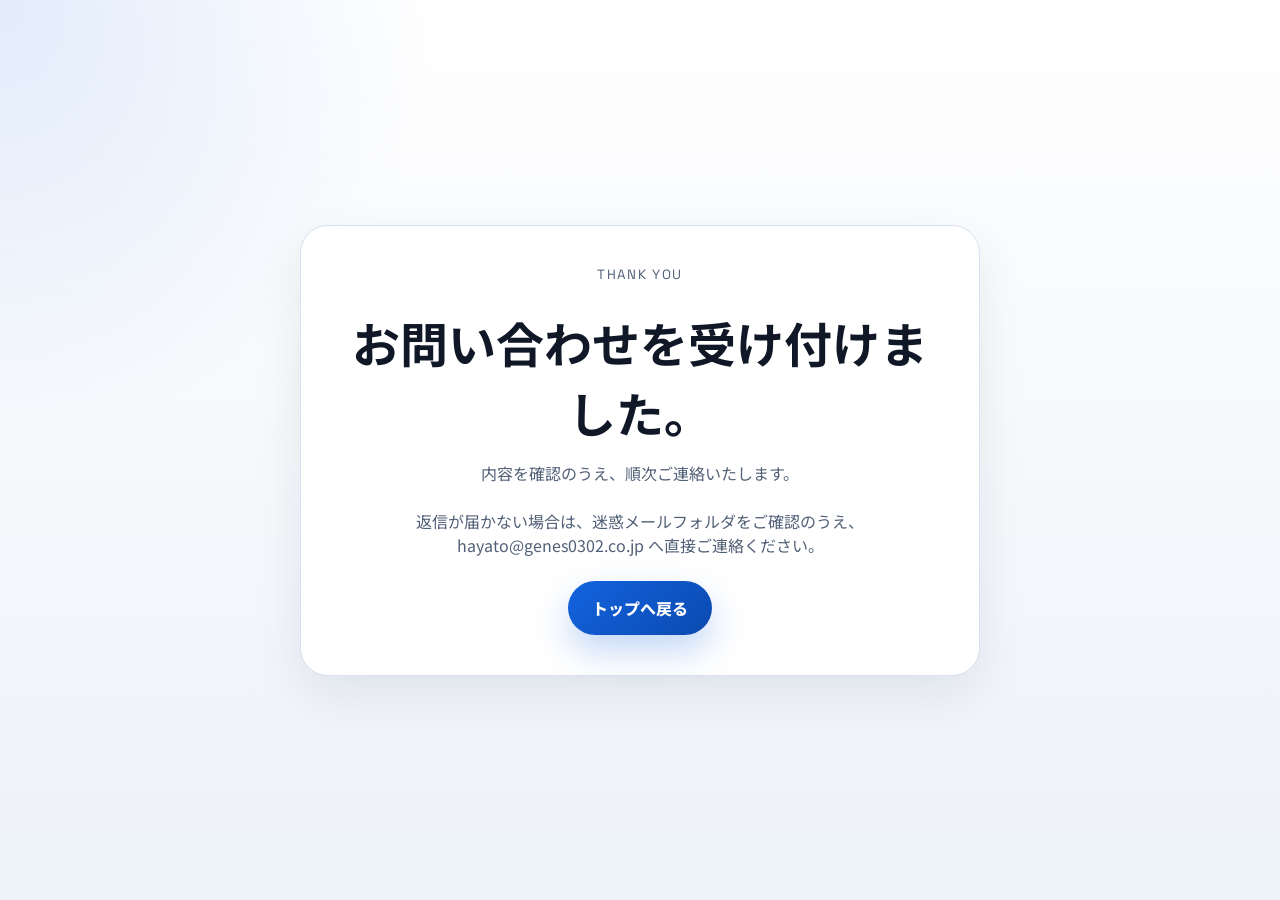
<file: thanks.html>
<!DOCTYPE html>
<html lang="ja">
<head>
  <meta charset="UTF-8">
  <meta name="viewport" content="width=device-width, initial-scale=1.0">
  <title>お問い合わせありがとうございます | 株式会社genes</title>
  <meta name="robots" content="noindex, nofollow">
  <meta name="theme-color" content="#0b4fdb">
  <link rel="icon" href="/favicon.svg" type="image/svg+xml">
  <link rel="preconnect" href="https://fonts.googleapis.com">
  <link rel="preconnect" href="https://fonts.gstatic.com" crossorigin>
  <link href="https://fonts.googleapis.com/css2?family=Noto+Sans+JP:wght@400;500;700;800&family=Space+Grotesk:wght@500;700&display=swap" rel="stylesheet">
  <link rel="stylesheet" href="styles.css">
</head>
<body>
  <main class="thanks-page">
    <section class="thanks-card">
      <p class="eyebrow">THANK YOU</p>
      <h1>お問い合わせを受け付けました。</h1>
      <p>内容を確認のうえ、順次ご連絡いたします。</p>
      <p>返信が届かない場合は、迷惑メールフォルダをご確認のうえ、<a href="mailto:hayato@genes0302.co.jp">hayato@genes0302.co.jp</a> へ直接ご連絡ください。</p>
      <a class="button primary" href="index.html">トップへ戻る</a>
    </section>
  </main>
</body>
</html>
</file>
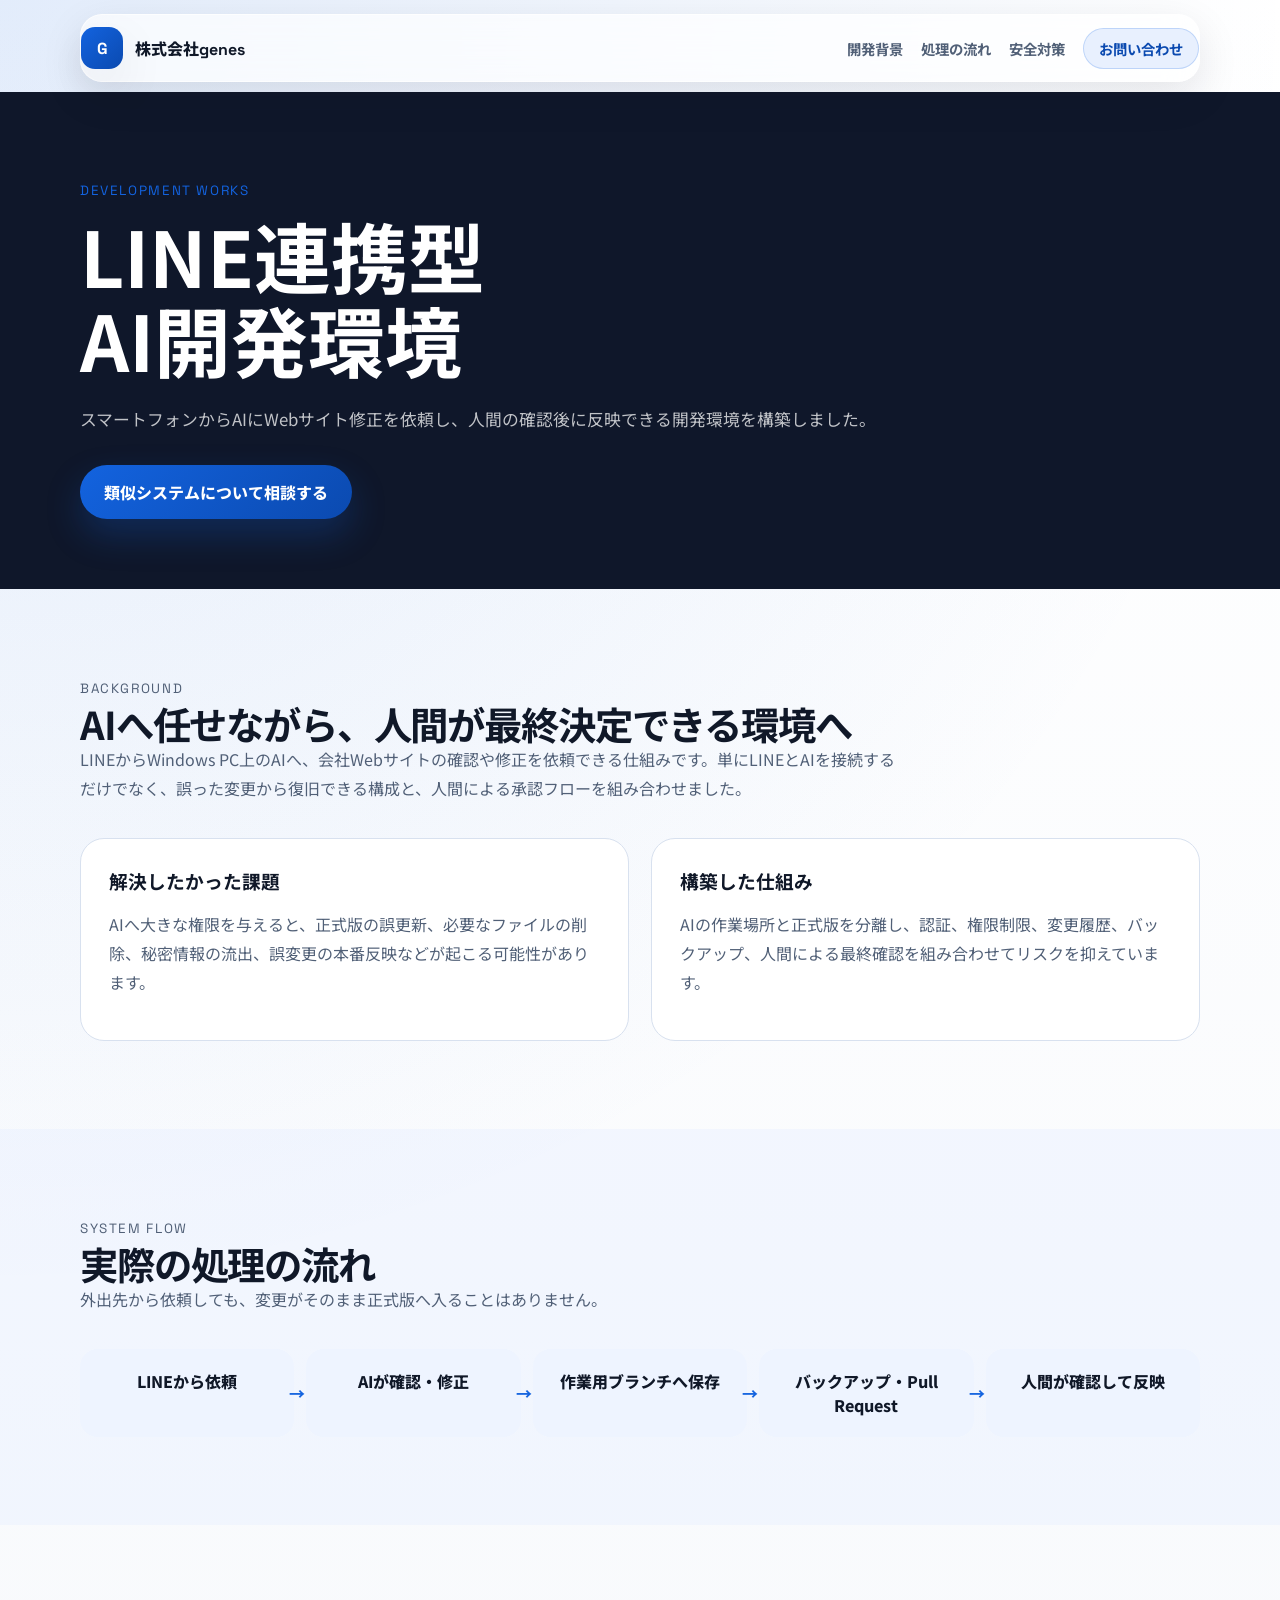
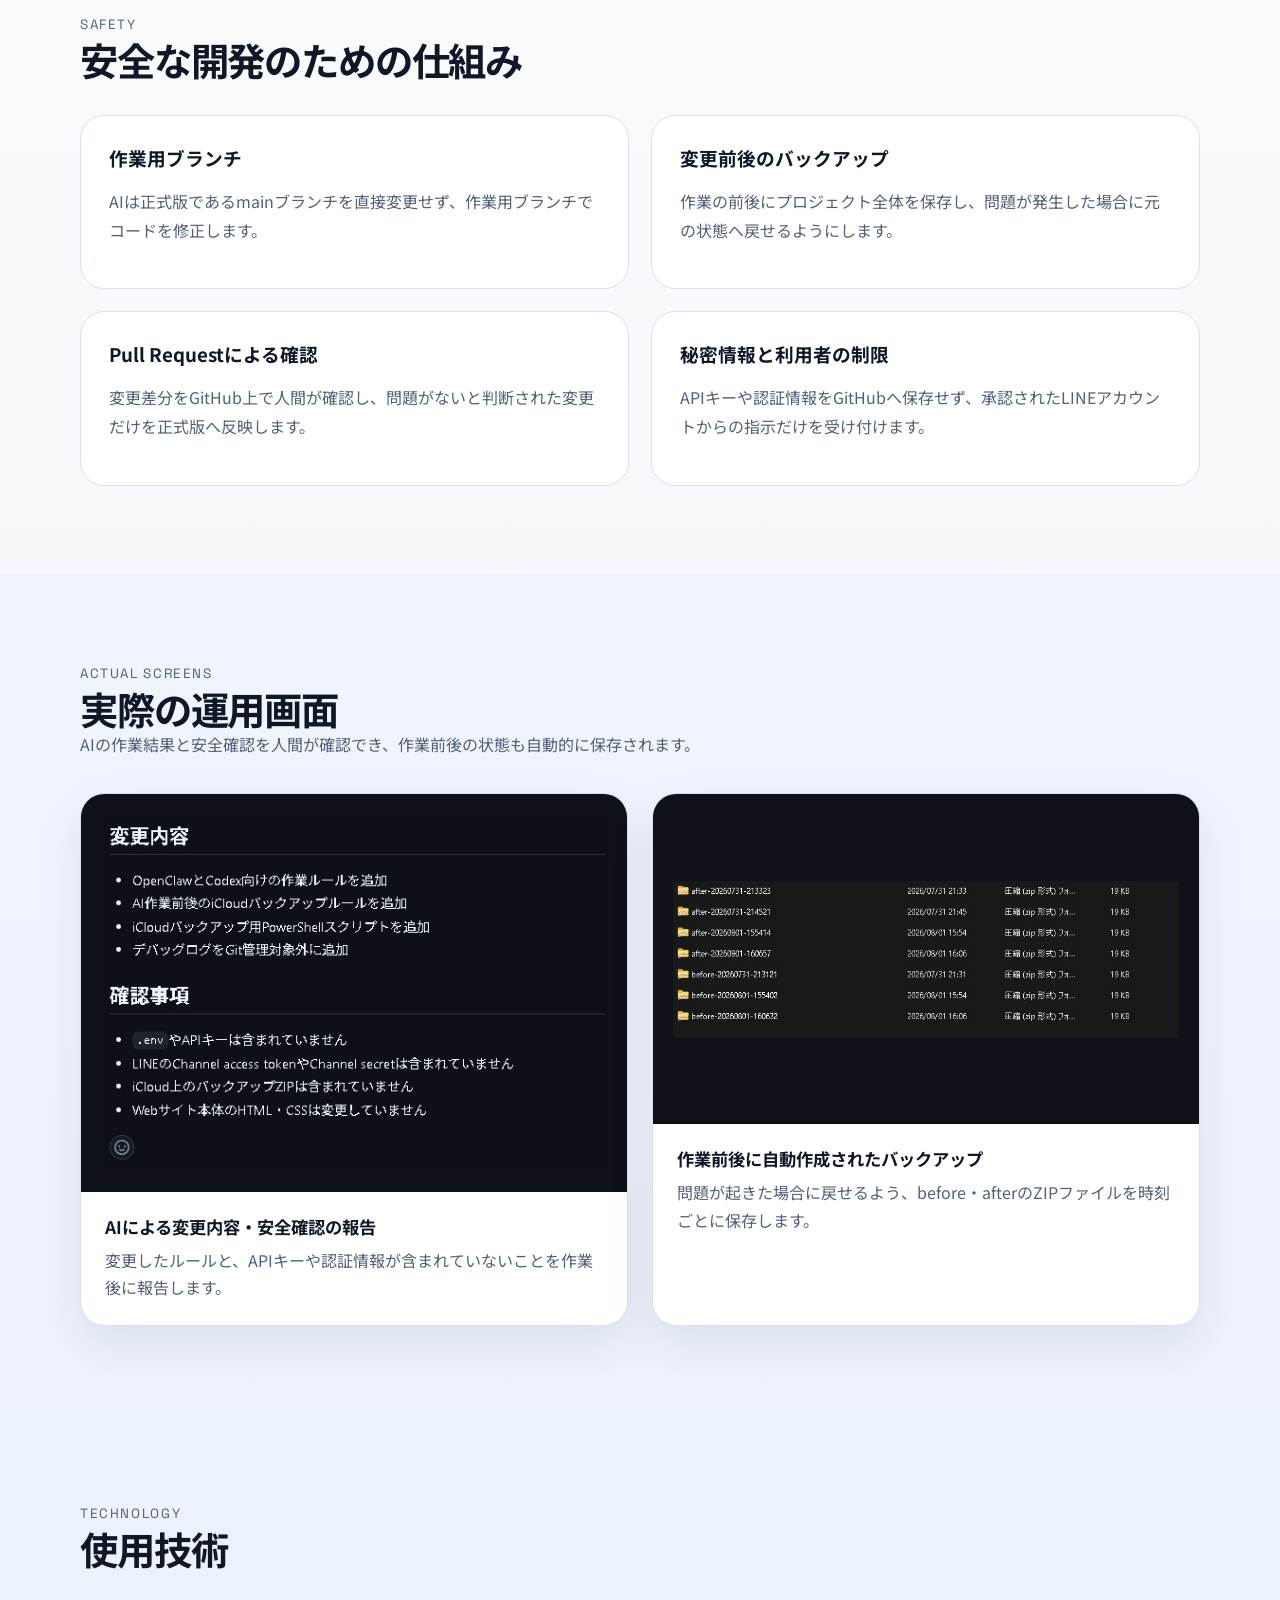
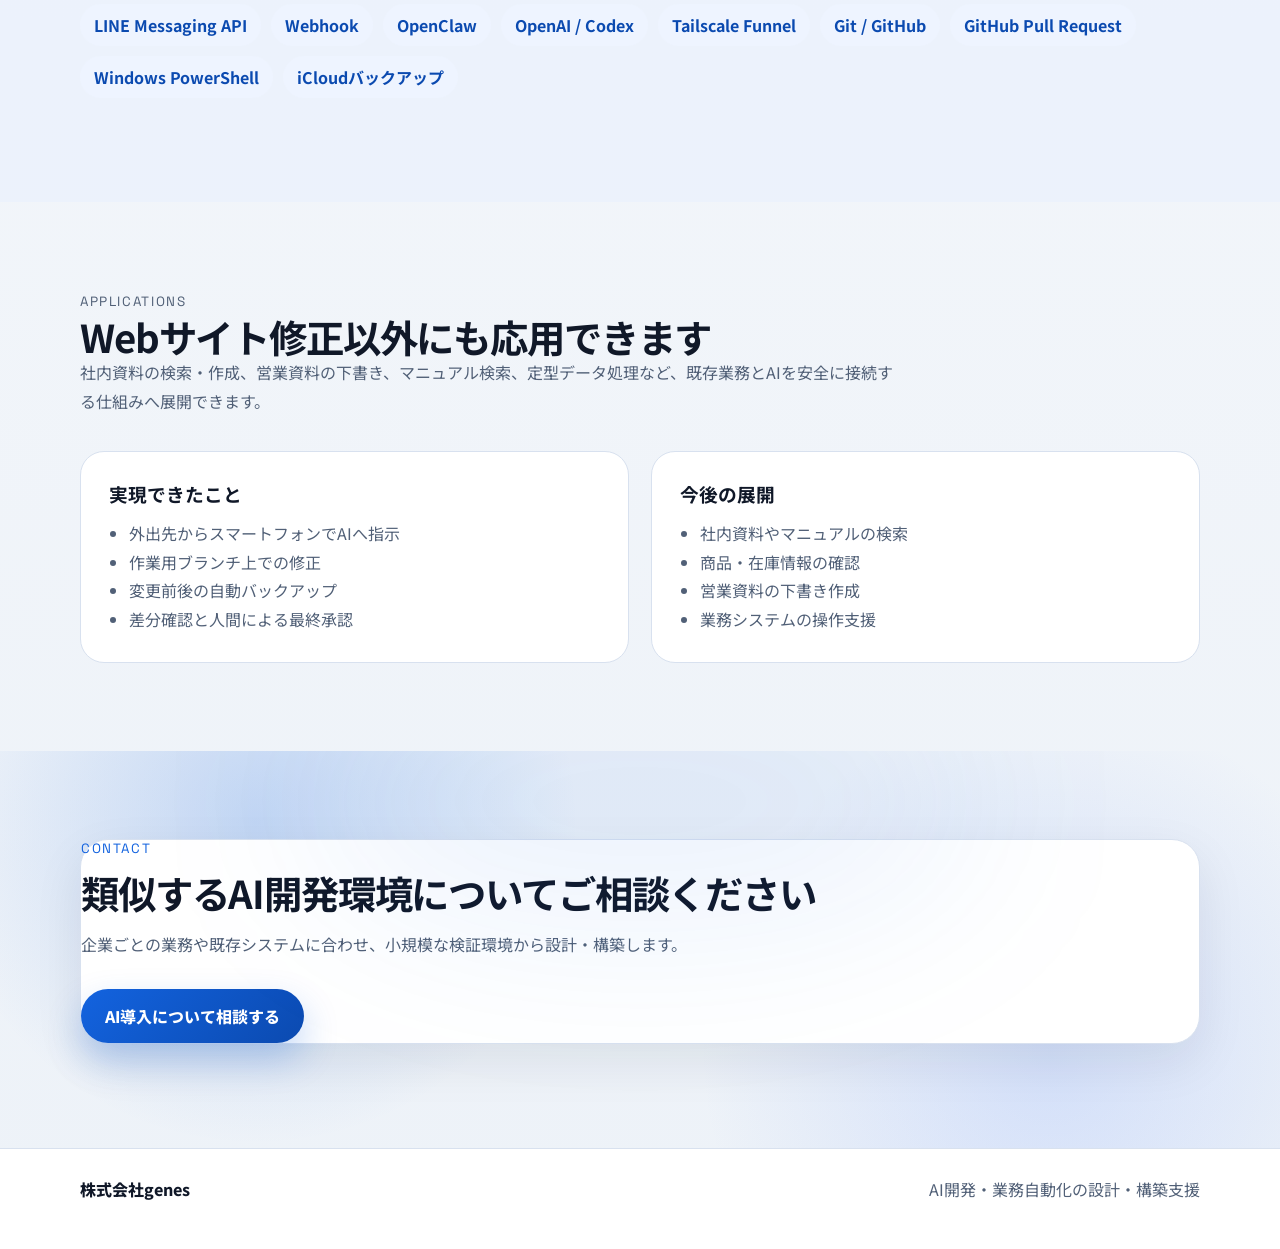
<file: works/line-ai-development.html>
<!DOCTYPE html>
<html lang="ja">
<head>
  <meta charset="UTF-8">
  <meta name="viewport" content="width=device-width, initial-scale=1.0">
  <title>LINE連携型AI開発環境 | 株式会社genes</title>
  <meta name="description" content="スマートフォンのLINEからAIへWebサイトの確認や修正を依頼し、作業用ブランチ、バックアップ、Pull Request、人間確認を通して安全に反映する開発環境の実績です。">
  <meta name="robots" content="index, follow">
  <meta name="theme-color" content="#0b4fdb">
  <link rel="icon" href="../favicon.svg" type="image/svg+xml">
  <link rel="preconnect" href="https://fonts.googleapis.com">
  <link rel="preconnect" href="https://fonts.gstatic.com" crossorigin>
  <link href="https://fonts.googleapis.com/css2?family=Noto+Sans+JP:wght@400;500;700;800&family=Space+Grotesk:wght@500;700&display=swap" rel="stylesheet">
  <link rel="stylesheet" href="../styles.css">
</head>
<body>
  <header class="site-header">
    <div class="container nav">
      <a class="logo" href="../index.html">
        <span class="logo-mark">G</span>
        <span class="logo-text">株式会社genes</span>
      </a>
      <nav class="menu">
        <a href="#background">開発背景</a>
        <a href="#flow">処理の流れ</a>
        <a href="#security">安全対策</a>
        <a href="../index.html#contact">お問い合わせ</a>
      </nav>
    </div>
  </header>

  <main>
    <section class="work-detail-hero">
      <div class="container">
        <p class="eyebrow">DEVELOPMENT WORKS</p>
        <h1>LINE連携型<br>AI開発環境</h1>
        <p class="lead">スマートフォンからAIにWebサイト修正を依頼し、人間の確認後に反映できる開発環境を構築しました。</p>
        <div class="hero-actions">
          <a class="button primary" href="../index.html#contact">類似システムについて相談する</a>
        </div>
      </div>
    </section>

    <section class="section" id="background">
      <div class="container">
        <div class="section-head">
          <p class="eyebrow">BACKGROUND</p>
          <h2>AIへ任せながら、人間が最終決定できる環境へ</h2>
          <p>LINEからWindows PC上のAIへ、会社Webサイトの確認や修正を依頼できる仕組みです。単にLINEとAIを接続するだけでなく、誤った変更から復旧できる構成と、人間による承認フローを組み合わせました。</p>
        </div>
        <div class="detail-grid">
          <article class="detail-card"><h3>解決したかった課題</h3><p>AIへ大きな権限を与えると、正式版の誤更新、必要なファイルの削除、秘密情報の流出、誤変更の本番反映などが起こる可能性があります。</p></article>
          <article class="detail-card"><h3>構築した仕組み</h3><p>AIの作業場所と正式版を分離し、認証、権限制限、変更履歴、バックアップ、人間による最終確認を組み合わせてリスクを抑えています。</p></article>
        </div>
      </div>
    </section>

    <section class="section section-soft" id="flow">
      <div class="container">
        <div class="section-head">
          <p class="eyebrow">SYSTEM FLOW</p>
          <h2>実際の処理の流れ</h2>
          <p>外出先から依頼しても、変更がそのまま正式版へ入ることはありません。</p>
        </div>
        <div class="system-flow">
          <div class="system-step">LINEから依頼</div>
          <div class="system-step">AIが確認・修正</div>
          <div class="system-step">作業用ブランチへ保存</div>
          <div class="system-step">バックアップ・Pull Request</div>
          <div class="system-step">人間が確認して反映</div>
        </div>
      </div>
    </section>

    <section class="section" id="security">
      <div class="container">
        <div class="section-head">
          <p class="eyebrow">SAFETY</p>
          <h2>安全な開発のための仕組み</h2>
        </div>
        <div class="detail-grid">
          <article class="detail-card"><h3>作業用ブランチ</h3><p>AIは正式版であるmainブランチを直接変更せず、作業用ブランチでコードを修正します。</p></article>
          <article class="detail-card"><h3>変更前後のバックアップ</h3><p>作業の前後にプロジェクト全体を保存し、問題が発生した場合に元の状態へ戻せるようにします。</p></article>
          <article class="detail-card"><h3>Pull Requestによる確認</h3><p>変更差分をGitHub上で人間が確認し、問題がないと判断された変更だけを正式版へ反映します。</p></article>
          <article class="detail-card"><h3>秘密情報と利用者の制限</h3><p>APIキーや認証情報をGitHubへ保存せず、承認されたLINEアカウントからの指示だけを受け付けます。</p></article>
        </div>
      </div>
    </section>

    <section class="section section-soft" id="screenshots">
      <div class="container">
        <div class="section-head">
          <p class="eyebrow">ACTUAL SCREENS</p>
          <h2>実際の運用画面</h2>
          <p>AIの作業結果と安全確認を人間が確認でき、作業前後の状態も自動的に保存されます。</p>
        </div>
        <div class="screenshot-grid">
          <figure class="screenshot-card">
            <div class="screenshot-frame screenshot-frame-dark">
              <img
                src="../assets/works/ai-safety-report.jpg"
                alt="AIが変更内容と秘密情報が含まれていないことを報告している画面"
                width="534"
                height="377"
                loading="lazy"
              >
            </div>
            <figcaption>
              <strong>AIによる変更内容・安全確認の報告</strong>
              <span>変更したルールと、APIキーや認証情報が含まれていないことを作業後に報告します。</span>
            </figcaption>
          </figure>
          <figure class="screenshot-card">
            <div class="screenshot-frame screenshot-frame-dark screenshot-frame-wide">
              <img
                src="../assets/works/before-after-backups.jpg"
                alt="作業前と作業後に作成されたZIPバックアップの一覧画面"
                width="750"
                height="233"
                loading="lazy"
              >
            </div>
            <figcaption>
              <strong>作業前後に自動作成されたバックアップ</strong>
              <span>問題が起きた場合に戻せるよう、before・afterのZIPファイルを時刻ごとに保存します。</span>
            </figcaption>
          </figure>
        </div>
      </div>
    </section>

    <section class="section section-soft">
      <div class="container">
        <div class="section-head">
          <p class="eyebrow">TECHNOLOGY</p>
          <h2>使用技術</h2>
        </div>
        <ul class="tech-list">
          <li>LINE Messaging API</li><li>Webhook</li><li>OpenClaw</li><li>OpenAI / Codex</li><li>Tailscale Funnel</li><li>Git / GitHub</li><li>GitHub Pull Request</li><li>Windows PowerShell</li><li>iCloudバックアップ</li>
        </ul>
      </div>
    </section>

    <section class="section">
      <div class="container">
        <div class="section-head">
          <p class="eyebrow">APPLICATIONS</p>
          <h2>Webサイト修正以外にも応用できます</h2>
          <p>社内資料の検索・作成、営業資料の下書き、マニュアル検索、定型データ処理など、既存業務とAIを安全に接続する仕組みへ展開できます。</p>
        </div>
        <div class="detail-grid">
          <article class="detail-card"><h3>実現できたこと</h3><ul><li>外出先からスマートフォンでAIへ指示</li><li>作業用ブランチ上での修正</li><li>変更前後の自動バックアップ</li><li>差分確認と人間による最終承認</li></ul></article>
          <article class="detail-card"><h3>今後の展開</h3><ul><li>社内資料やマニュアルの検索</li><li>商品・在庫情報の確認</li><li>営業資料の下書き作成</li><li>業務システムの操作支援</li></ul></article>
        </div>
      </div>
    </section>

    <section class="section final-cta">
      <div class="container">
        <div class="final-cta-box">
          <p class="eyebrow">CONTACT</p>
          <h2>類似するAI開発環境についてご相談ください</h2>
          <p class="detail-lead">企業ごとの業務や既存システムに合わせ、小規模な検証環境から設計・構築します。</p>
          <div class="final-cta-actions"><a class="button primary" href="../index.html#contact">AI導入について相談する</a></div>
        </div>
      </div>
    </section>
  </main>

  <footer class="site-footer">
    <div class="container footer-inner"><p class="footer-brand">株式会社genes</p><p>AI開発・業務自動化の設計・構築支援</p></div>
  </footer>
</body>
</html>
</file>
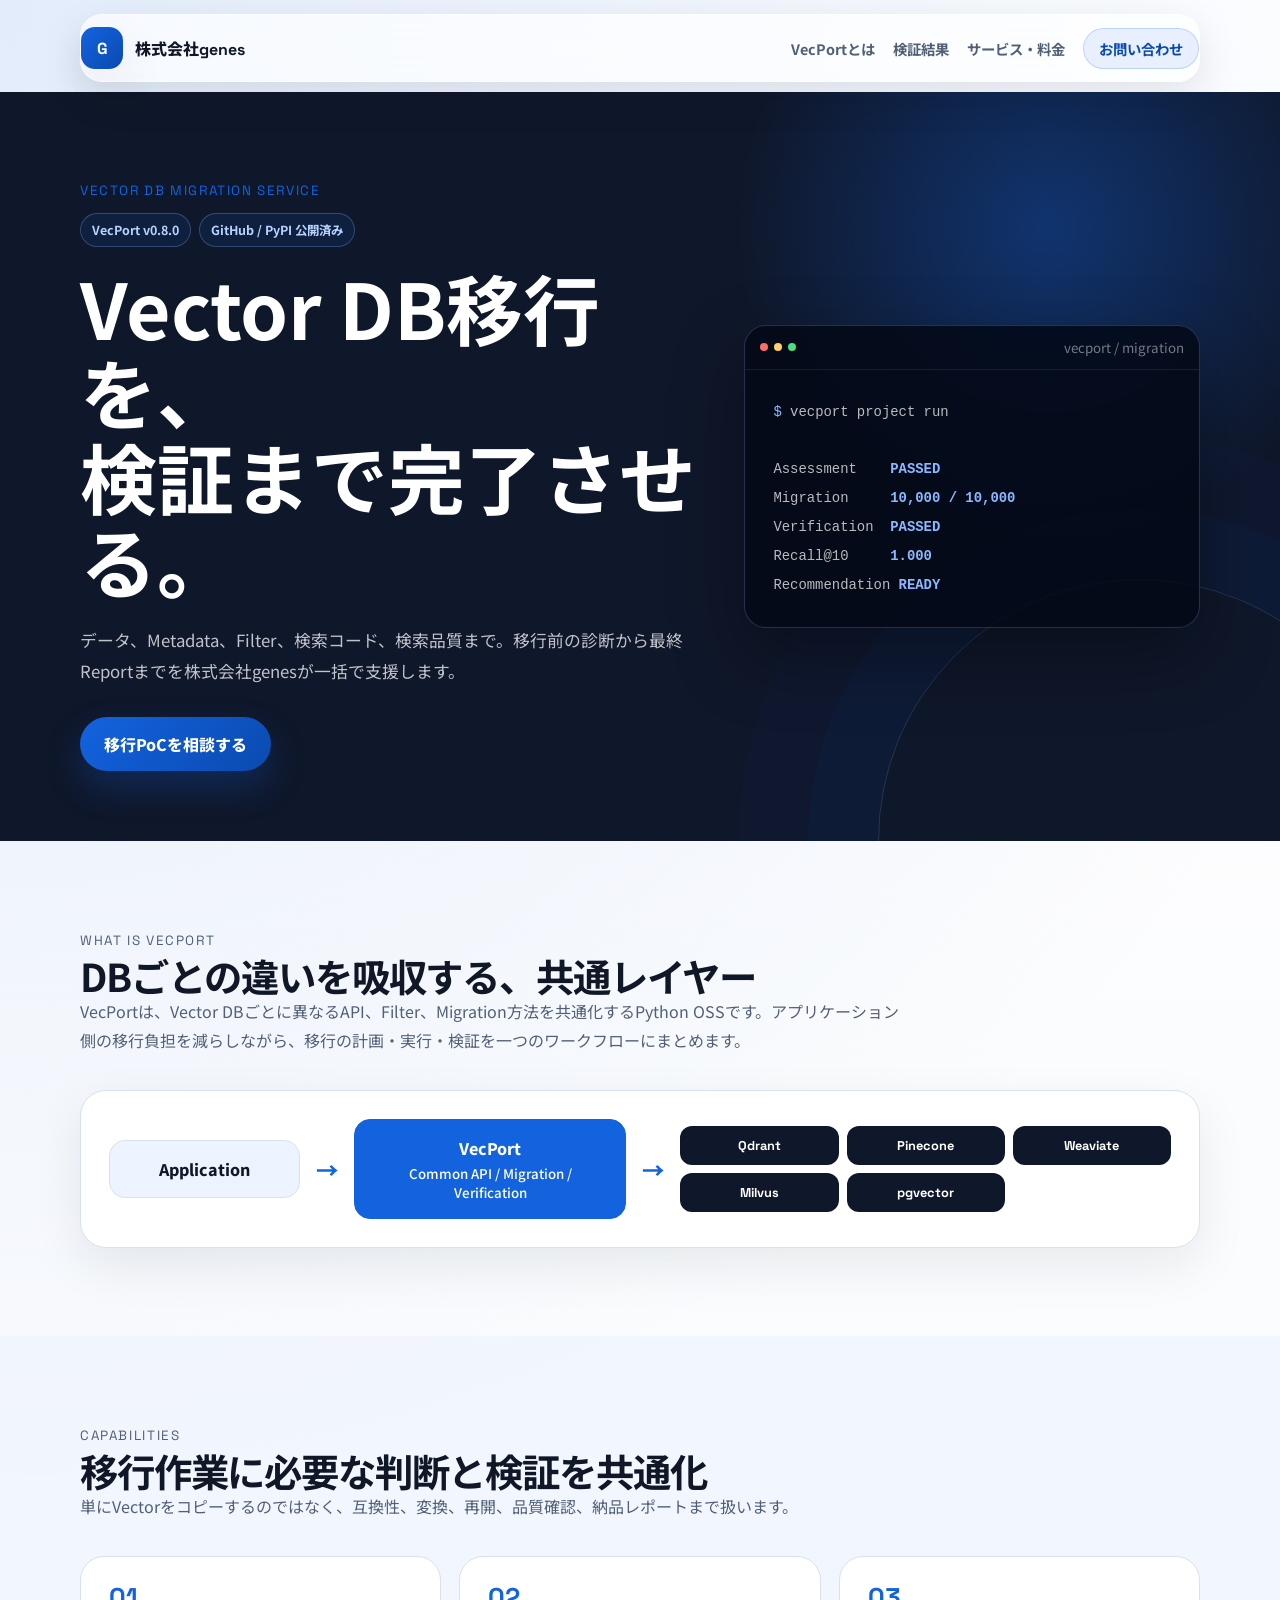
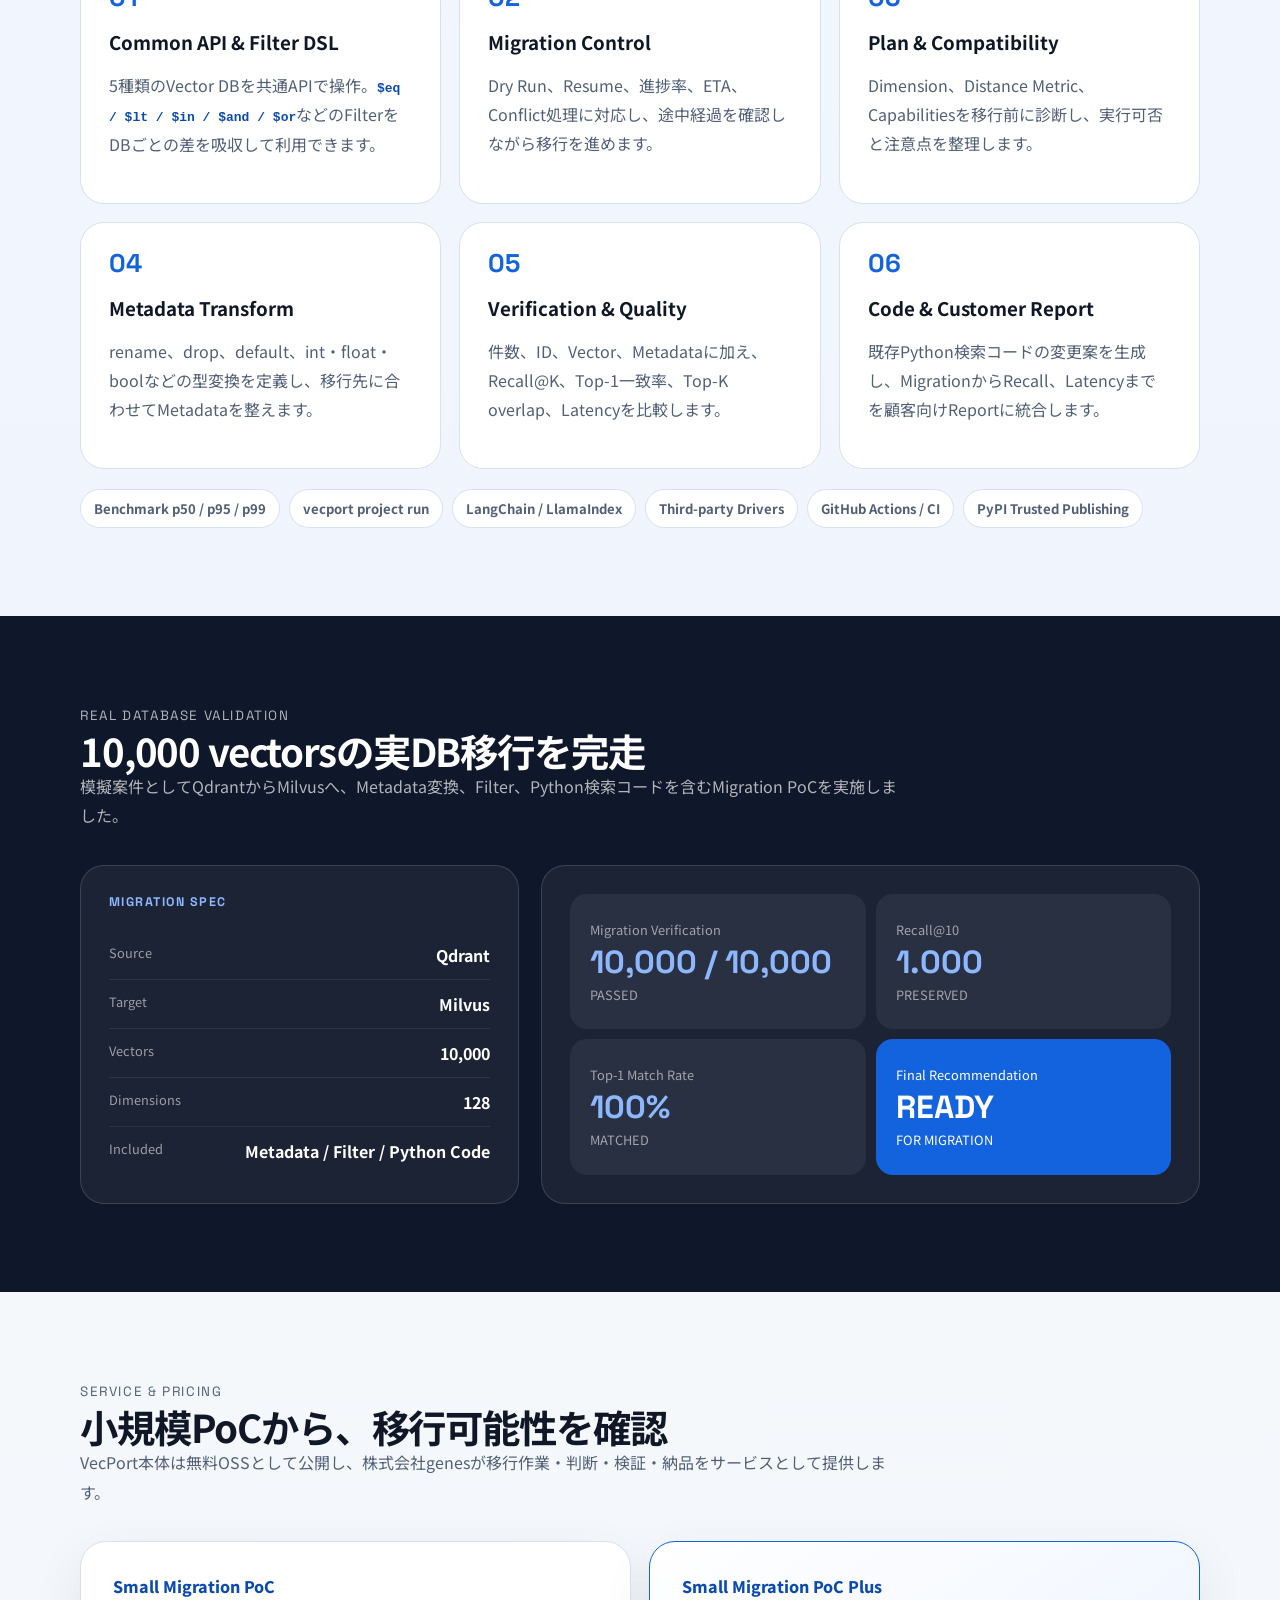
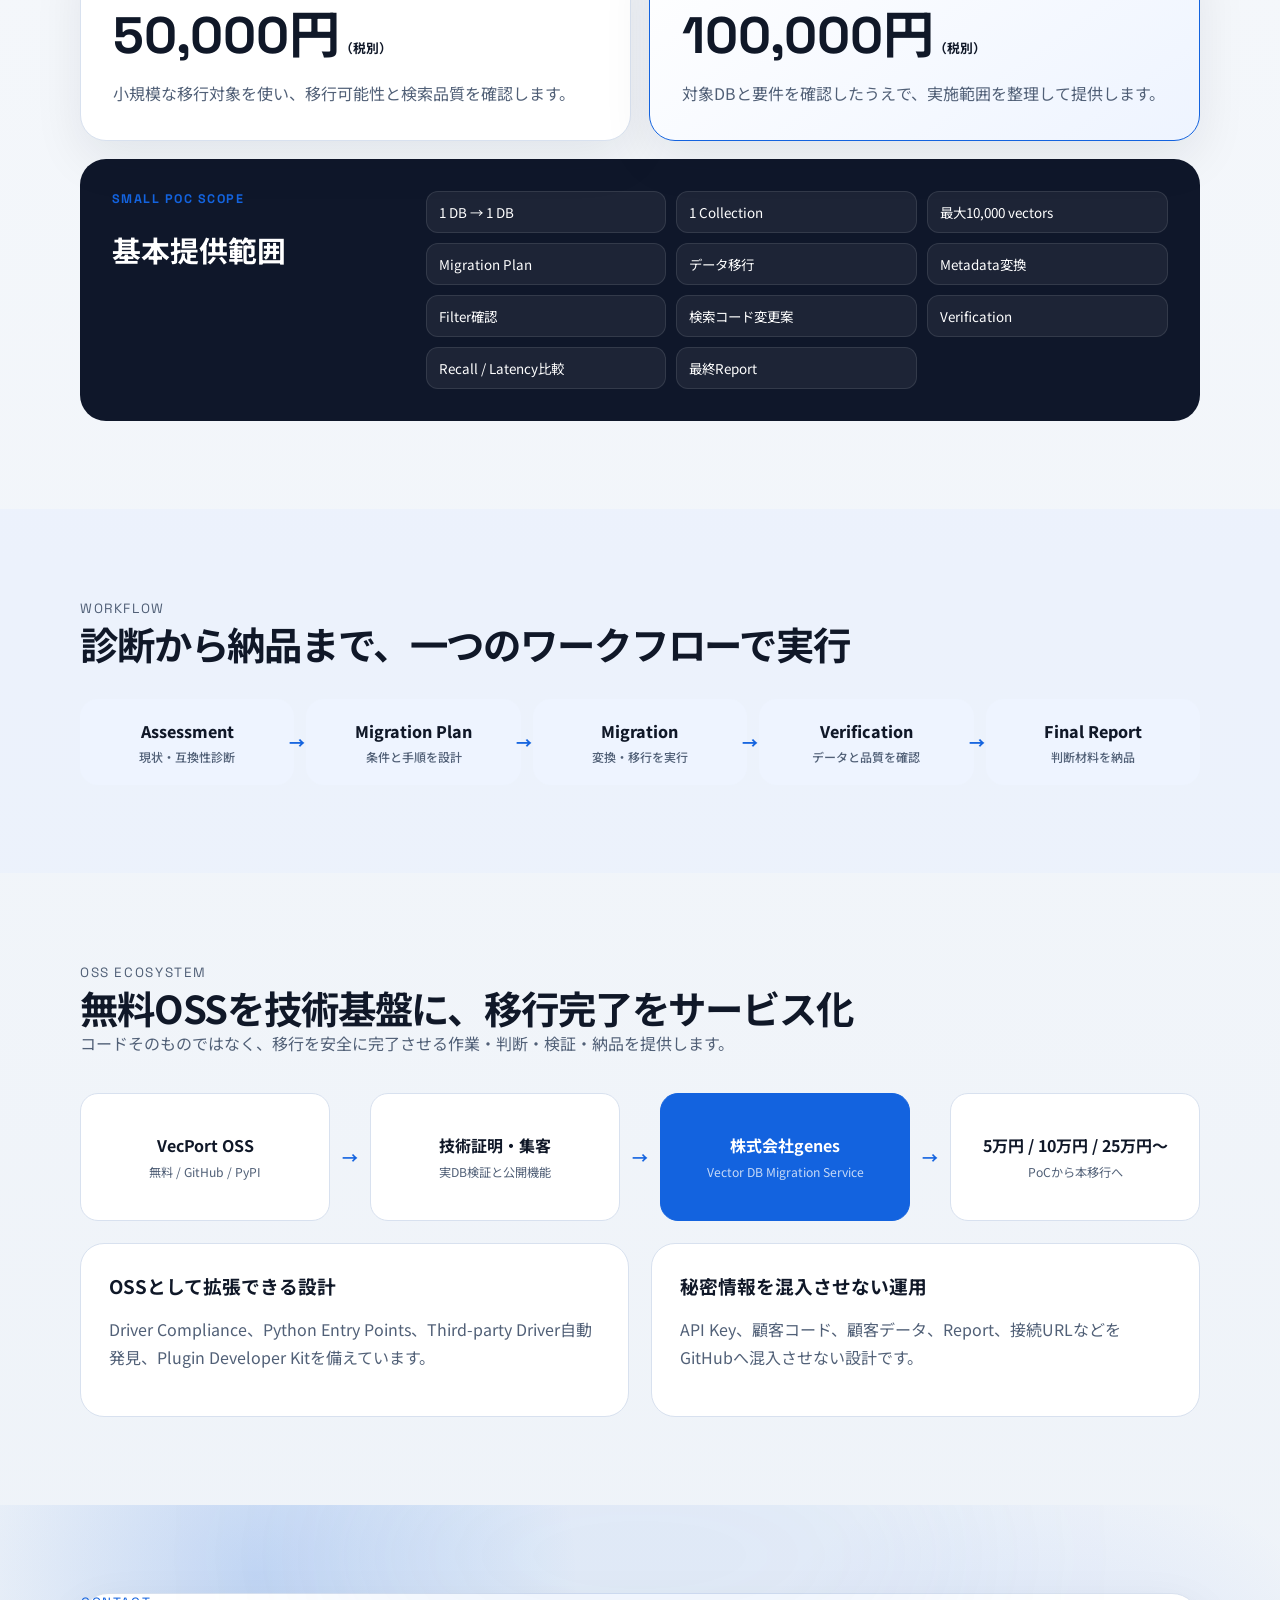
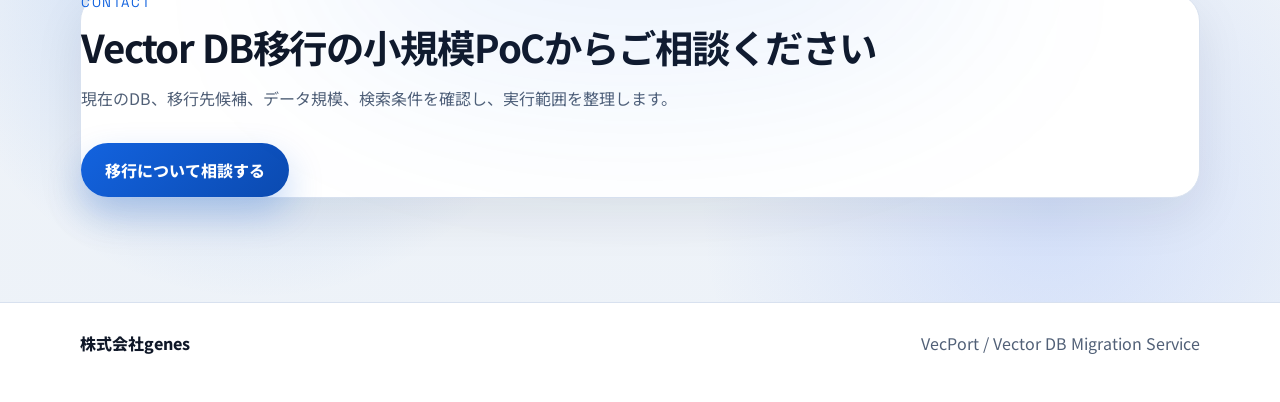
<file: works/vecport-migration.html>
<!DOCTYPE html>
<html lang="ja">
<head>
  <meta charset="UTF-8">
  <meta name="viewport" content="width=device-width, initial-scale=1.0">
  <title>VecPort Vector DB移行サービス | 株式会社genes</title>
  <meta name="description" content="VecPortを使い、Vector DBの移行計画、データ・Metadata・Filter・検索コードの移行、検索品質検証、最終レポートまで支援する株式会社genesのサービスです。">
  <meta name="robots" content="index, follow">
  <meta name="theme-color" content="#0b4fdb">
  <link rel="icon" href="../favicon.svg" type="image/svg+xml">
  <link rel="preconnect" href="https://fonts.googleapis.com">
  <link rel="preconnect" href="https://fonts.gstatic.com" crossorigin>
  <link href="https://fonts.googleapis.com/css2?family=Noto+Sans+JP:wght@400;500;700;800&family=Space+Grotesk:wght@500;700&display=swap" rel="stylesheet">
  <link rel="stylesheet" href="../styles.css">
</head>
<body>
  <header class="site-header">
    <div class="container nav">
      <a class="logo" href="../index.html">
        <span class="logo-mark">G</span>
        <span class="logo-text">株式会社genes</span>
      </a>
      <nav class="menu">
        <a href="#overview">VecPortとは</a>
        <a href="#validation">検証結果</a>
        <a href="#service">サービス・料金</a>
        <a href="../index.html#contact">お問い合わせ</a>
      </nav>
    </div>
  </header>

  <main>
    <section class="work-detail-hero vecport-detail-hero">
      <div class="container vecport-detail-hero-grid">
        <div>
          <p class="eyebrow">VECTOR DB MIGRATION SERVICE</p>
          <div class="vecport-version-line"><span>VecPort v0.8.0</span><span>GitHub / PyPI 公開済み</span></div>
          <h1>Vector DB移行を、<br>検証まで完了させる。</h1>
          <p class="lead">データ、Metadata、Filter、検索コード、検索品質まで。移行前の診断から最終Reportまでを株式会社genesが一括で支援します。</p>
          <div class="hero-actions">
            <a class="button primary" href="../index.html#contact">移行PoCを相談する</a>
          </div>
        </div>
        <div class="vecport-terminal" aria-label="VecPortプロジェクト実行イメージ">
          <div class="vecport-terminal-bar"><span></span><span></span><span></span><small>vecport / migration</small></div>
          <pre><code><span>$</span> vecport project run

Assessment    <strong>PASSED</strong>
Migration     <strong>10,000 / 10,000</strong>
Verification  <strong>PASSED</strong>
Recall@10     <strong>1.000</strong>
Recommendation <strong>READY</strong></code></pre>
        </div>
      </div>
    </section>

    <section class="section" id="overview">
      <div class="container">
        <div class="section-head">
          <p class="eyebrow">WHAT IS VECPORT</p>
          <h2>DBごとの違いを吸収する、共通レイヤー</h2>
          <p>VecPortは、Vector DBごとに異なるAPI、Filter、Migration方法を共通化するPython OSSです。アプリケーション側の移行負担を減らしながら、移行の計画・実行・検証を一つのワークフローにまとめます。</p>
        </div>
        <div class="vecport-wide-architecture" aria-label="ApplicationからVecPortを経由して各Vector DBへ接続する構成">
          <div class="vecport-wide-node">Application</div>
          <span aria-hidden="true">→</span>
          <div class="vecport-wide-node vecport-wide-core">VecPort<small>Common API / Migration / Verification</small></div>
          <span aria-hidden="true">→</span>
          <div class="vecport-wide-dbs"><span>Qdrant</span><span>Pinecone</span><span>Weaviate</span><span>Milvus</span><span>pgvector</span></div>
        </div>
      </div>
    </section>

    <section class="section section-soft" id="capabilities">
      <div class="container">
        <div class="section-head">
          <p class="eyebrow">CAPABILITIES</p>
          <h2>移行作業に必要な判断と検証を共通化</h2>
          <p>単にVectorをコピーするのではなく、互換性、変換、再開、品質確認、納品レポートまで扱います。</p>
        </div>
        <div class="vecport-capability-grid">
          <article class="detail-card"><span>01</span><h3>Common API &amp; Filter DSL</h3><p>5種類のVector DBを共通APIで操作。<code>$eq / $lt / $in / $and / $or</code>などのFilterをDBごとの差を吸収して利用できます。</p></article>
          <article class="detail-card"><span>02</span><h3>Migration Control</h3><p>Dry Run、Resume、進捗率、ETA、Conflict処理に対応し、途中経過を確認しながら移行を進めます。</p></article>
          <article class="detail-card"><span>03</span><h3>Plan &amp; Compatibility</h3><p>Dimension、Distance Metric、Capabilitiesを移行前に診断し、実行可否と注意点を整理します。</p></article>
          <article class="detail-card"><span>04</span><h3>Metadata Transform</h3><p>rename、drop、default、int・float・boolなどの型変換を定義し、移行先に合わせてMetadataを整えます。</p></article>
          <article class="detail-card"><span>05</span><h3>Verification &amp; Quality</h3><p>件数、ID、Vector、Metadataに加え、Recall@K、Top-1一致率、Top-K overlap、Latencyを比較します。</p></article>
          <article class="detail-card"><span>06</span><h3>Code &amp; Customer Report</h3><p>既存Python検索コードの変更案を生成し、MigrationからRecall、Latencyまでを顧客向けReportに統合します。</p></article>
        </div>
        <div class="vecport-feature-strip">
          <span>Benchmark p50 / p95 / p99</span>
          <span>vecport project run</span>
          <span>LangChain / LlamaIndex</span>
          <span>Third-party Drivers</span>
          <span>GitHub Actions / CI</span>
          <span>PyPI Trusted Publishing</span>
        </div>
      </div>
    </section>

    <section class="section vecport-validation-section" id="validation">
      <div class="container">
        <div class="section-head">
          <p class="eyebrow">REAL DATABASE VALIDATION</p>
          <h2>10,000 vectorsの実DB移行を完走</h2>
          <p>模擬案件としてQdrantからMilvusへ、Metadata変換、Filter、Python検索コードを含むMigration PoCを実施しました。</p>
        </div>
        <div class="vecport-validation-layout">
          <div class="vecport-migration-spec">
            <p class="vecport-panel-label">MIGRATION SPEC</p>
            <div><span>Source</span><strong>Qdrant</strong></div>
            <div><span>Target</span><strong>Milvus</strong></div>
            <div><span>Vectors</span><strong>10,000</strong></div>
            <div><span>Dimensions</span><strong>128</strong></div>
            <div><span>Included</span><strong>Metadata / Filter / Python Code</strong></div>
          </div>
          <div class="vecport-result-board">
            <div><span>Migration Verification</span><strong>10,000 / 10,000</strong><small>PASSED</small></div>
            <div><span>Recall@10</span><strong>1.000</strong><small>PRESERVED</small></div>
            <div><span>Top-1 Match Rate</span><strong>100%</strong><small>MATCHED</small></div>
            <div class="vecport-result-final"><span>Final Recommendation</span><strong>READY</strong><small>FOR MIGRATION</small></div>
          </div>
        </div>
      </div>
    </section>

    <section class="section" id="service">
      <div class="container">
        <div class="section-head">
          <p class="eyebrow">SERVICE &amp; PRICING</p>
          <h2>小規模PoCから、移行可能性を確認</h2>
          <p>VecPort本体は無料OSSとして公開し、株式会社genesが移行作業・判断・検証・納品をサービスとして提供します。</p>
        </div>
        <div class="vecport-package-grid">
          <article class="vecport-package-card">
            <p>Small Migration PoC</p>
            <strong>50,000円<small>（税別）</small></strong>
            <span>小規模な移行対象を使い、移行可能性と検索品質を確認します。</span>
          </article>
          <article class="vecport-package-card vecport-package-featured">
            <p>Small Migration PoC Plus</p>
            <strong>100,000円<small>（税別）</small></strong>
            <span>対象DBと要件を確認したうえで、実施範囲を整理して提供します。</span>
          </article>
        </div>
        <div class="vecport-scope-card">
          <div>
            <p class="vecport-panel-label">SMALL POC SCOPE</p>
            <h3>基本提供範囲</h3>
          </div>
          <ul>
            <li>1 DB → 1 DB</li>
            <li>1 Collection</li>
            <li>最大10,000 vectors</li>
            <li>Migration Plan</li>
            <li>データ移行</li>
            <li>Metadata変換</li>
            <li>Filter確認</li>
            <li>検索コード変更案</li>
            <li>Verification</li>
            <li>Recall / Latency比較</li>
            <li>最終Report</li>
          </ul>
        </div>
      </div>
    </section>

    <section class="section section-soft" id="workflow">
      <div class="container">
        <div class="section-head">
          <p class="eyebrow">WORKFLOW</p>
          <h2>診断から納品まで、一つのワークフローで実行</h2>
        </div>
        <div class="system-flow vecport-workflow">
          <div class="system-step">Assessment<small>現状・互換性診断</small></div>
          <div class="system-step">Migration Plan<small>条件と手順を設計</small></div>
          <div class="system-step">Migration<small>変換・移行を実行</small></div>
          <div class="system-step">Verification<small>データと品質を確認</small></div>
          <div class="system-step">Final Report<small>判断材料を納品</small></div>
        </div>
      </div>
    </section>

    <section class="section" id="ecosystem">
      <div class="container">
        <div class="section-head">
          <p class="eyebrow">OSS ECOSYSTEM</p>
          <h2>無料OSSを技術基盤に、移行完了をサービス化</h2>
          <p>コードそのものではなく、移行を安全に完了させる作業・判断・検証・納品を提供します。</p>
        </div>
        <div class="vecport-business-flow">
          <div><strong>VecPort OSS</strong><span>無料 / GitHub / PyPI</span></div>
          <b aria-hidden="true">→</b>
          <div><strong>技術証明・集客</strong><span>実DB検証と公開機能</span></div>
          <b aria-hidden="true">→</b>
          <div><strong>株式会社genes</strong><span>Vector DB Migration Service</span></div>
          <b aria-hidden="true">→</b>
          <div><strong>5万円 / 10万円 / 25万円〜</strong><span>PoCから本移行へ</span></div>
        </div>
        <div class="detail-grid vecport-ecosystem-grid">
          <article class="detail-card"><h3>OSSとして拡張できる設計</h3><p>Driver Compliance、Python Entry Points、Third-party Driver自動発見、Plugin Developer Kitを備えています。</p></article>
          <article class="detail-card"><h3>秘密情報を混入させない運用</h3><p>API Key、顧客コード、顧客データ、Report、接続URLなどをGitHubへ混入させない設計です。</p></article>
        </div>
      </div>
    </section>

    <section class="section final-cta">
      <div class="container">
        <div class="final-cta-box">
          <p class="eyebrow">CONTACT</p>
          <h2>Vector DB移行の小規模PoCからご相談ください</h2>
          <p class="detail-lead">現在のDB、移行先候補、データ規模、検索条件を確認し、実行範囲を整理します。</p>
          <div class="final-cta-actions"><a class="button primary" href="../index.html#contact">移行について相談する</a></div>
        </div>
      </div>
    </section>
  </main>

  <footer class="site-footer">
    <div class="container footer-inner"><p class="footer-brand">株式会社genes</p><p>VecPort / Vector DB Migration Service</p></div>
  </footer>
</body>
</html>
</file>
<file: styles.css>
:root {
  --bg: #f4f7fb;
  --surface: #ffffff;
  --surface-soft: #eef4ff;
  --surface-strong: #0f172a;
  --text: #101828;
  --muted: #516077;
  --line: #d8e1ef;
  --accent: #1363df;
  --accent-strong: #0b4ab0;
  --accent-soft: #dfeafe;
  --success-soft: #eaf7ef;
  --shadow: 0 18px 50px rgba(15, 23, 42, 0.08);
}

* {
  box-sizing: border-box;
}

html {
  scroll-behavior: smooth;
}

body {
  margin: 0;
  font-family: "Noto Sans JP", sans-serif;
  color: var(--text);
  background:
    radial-gradient(circle at top left, rgba(19, 99, 223, 0.12), transparent 28%),
    linear-gradient(180deg, #ffffff 0%, #f7f9fc 45%, #edf2f8 100%);
}

a {
  color: inherit;
  text-decoration: none;
}

.container {
  width: min(1120px, calc(100% - 40px));
  margin: 0 auto;
}

.site-header {
  position: sticky;
  top: 0;
  z-index: 20;
  background: rgba(255, 255, 255, 0.92);
  backdrop-filter: blur(16px);
  border-bottom: 1px solid rgba(216, 225, 239, 0.8);
}

.nav,
.footer-inner {
  display: flex;
  align-items: center;
  justify-content: space-between;
  gap: 18px;
}

.nav {
  padding: 18px 0;
}

.logo {
  display: inline-flex;
  align-items: center;
  gap: 12px;
  font-weight: 800;
}

.logo-mark {
  display: inline-flex;
  align-items: center;
  justify-content: center;
  width: 42px;
  height: 42px;
  border-radius: 14px;
  background: linear-gradient(135deg, var(--accent), var(--accent-strong));
  color: #fff;
  font-family: "Space Grotesk", sans-serif;
  box-shadow: var(--shadow);
}

.logo-text,
.eyebrow,
.big-price,
.service-price,
.offer-price-card strong,
.process-step span,
.strength-card span {
  font-family: "Space Grotesk", "Noto Sans JP", sans-serif;
}

.menu {
  display: flex;
  gap: 24px;
  color: var(--muted);
}

.hero {
  padding: 90px 0 60px;
}

.hero-grid {
  display: grid;
  grid-template-columns: minmax(0, 1.1fr) minmax(320px, 0.9fr);
  gap: 32px;
  align-items: start;
}

.eyebrow {
  margin: 0 0 14px;
  font-size: 0.84rem;
  letter-spacing: 0.12em;
  color: var(--accent);
}

.hero h1,
.section h2,
.final-cta-box h2 {
  margin: 0;
  line-height: 1.12;
  letter-spacing: -0.03em;
}

.hero h1 {
  font-size: clamp(2.7rem, 5vw, 4.9rem);
}

.lead,
.hero-sublead,
.section-head p,
.result-card p,
.issue-card,
.target-card,
.offer-copy,
.offer-price-card p,
.service-card p,
.demo-card p,
.faq-item p,
.contact-note,
.security-box li,
.measurement-lead {
  margin: 0;
  color: var(--muted);
  line-height: 1.85;
}

.lead {
  margin-top: 22px;
  font-size: 1.05rem;
}

.hero-sublead {
  margin-top: 18px;
  padding-left: 18px;
  border-left: 4px solid var(--accent);
}

.hero-actions,
.final-cta-actions {
  display: flex;
  flex-wrap: wrap;
  gap: 14px;
  margin-top: 30px;
}

.button {
  display: inline-flex;
  align-items: center;
  justify-content: center;
  min-height: 54px;
  padding: 0 24px;
  border-radius: 999px;
  font-weight: 800;
  transition: transform 0.2s ease, box-shadow 0.2s ease;
}

.button:hover {
  transform: translateY(-2px);
}

.button.primary {
  color: #fff;
  background: linear-gradient(135deg, var(--accent), var(--accent-strong));
  box-shadow: 0 16px 35px rgba(19, 99, 223, 0.25);
}

.button.tertiary {
  background: rgba(255, 255, 255, 0.12);
  color: #fff;
  border: 1px solid rgba(255, 255, 255, 0.24);
}

.button.large {
  min-width: 280px;
}

.panel-card,
.works-card,
.target-card,
.issue-card,
.result-card,
.offer-main,
.offer-side,
.list-card,
.compare-card,
.strength-card,
.process-step,
.service-card,
.security-box,
.demo-card,
.pricing-primary,
.pricing-secondary,
.faq-item,
.final-cta-box,
.contact-form-wrap,
.thanks-card {
  background: var(--surface);
  border: 1px solid var(--line);
  border-radius: 28px;
  box-shadow: var(--shadow);
}

.panel-card {
  padding: 28px;
  background: linear-gradient(180deg, #fff, var(--surface-soft));
}

.panel-kicker {
  margin: 0 0 16px;
  color: var(--muted);
  font-weight: 700;
}

.hero-points {
  display: grid;
  gap: 14px;
}

.point-item {
  display: flex;
  align-items: center;
  justify-content: space-between;
  gap: 14px;
  padding: 14px 16px;
  border-radius: 18px;
  background: rgba(255, 255, 255, 0.84);
  border: 1px solid var(--line);
}

.point-item strong {
  font-size: 1rem;
}

.point-item span {
  color: var(--muted);
  text-align: right;
  font-size: 0.92rem;
}

.panel-note {
  margin-top: 18px;
  padding: 20px;
  border-radius: 22px;
  background: var(--surface-strong);
  color: #fff;
}

.panel-note p {
  margin-top: 10px;
  color: rgba(255, 255, 255, 0.78);
}

.section {
  padding: 88px 0;
}

.section-soft {
  background: rgba(223, 234, 254, 0.32);
}

.section-accent {
  background:
    linear-gradient(135deg, rgba(19, 99, 223, 0.06), rgba(19, 99, 223, 0.02)),
    #f9fbff;
}

.works-section {
  background: var(--surface-strong);
  color: #fff;
}

.works-section .eyebrow {
  color: #8db8ff;
}

.works-section .section-head p,
.works-card > p {
  color: rgba(255, 255, 255, 0.72);
}

.works-layout {
  display: grid;
  grid-template-columns: minmax(280px, 0.72fr) minmax(0, 1.28fr);
  gap: 28px;
  align-items: stretch;
}

.works-flow {
  display: flex;
  flex-direction: column;
  justify-content: center;
  padding: 28px;
  border: 1px solid rgba(255, 255, 255, 0.15);
  border-radius: 28px;
  background: rgba(255, 255, 255, 0.06);
}

.flow-node {
  padding: 13px 16px;
  border: 1px solid rgba(141, 184, 255, 0.38);
  border-radius: 16px;
  background: rgba(19, 99, 223, 0.16);
  font-weight: 800;
}

.flow-node span {
  display: block;
  margin-top: 3px;
  color: rgba(255, 255, 255, 0.64);
  font-size: 0.8rem;
  font-weight: 500;
}

.flow-node-final {
  background: var(--accent);
  border-color: #5f9cff;
}

.flow-arrow {
  align-self: center;
  padding: 3px 0;
  color: #8db8ff;
}

.works-card {
  padding: 34px;
  color: #fff;
  background: linear-gradient(145deg, rgba(19, 99, 223, 0.28), rgba(255, 255, 255, 0.08));
  border-color: rgba(255, 255, 255, 0.16);
}

.works-label {
  margin: 0 0 12px;
  color: #8db8ff !important;
  font-weight: 800;
}

.works-card h3 {
  margin: 0 0 16px;
  font-size: clamp(1.6rem, 2.5vw, 2.25rem);
  line-height: 1.35;
}

.feature-list {
  display: grid;
  gap: 10px;
  margin: 24px 0 0;
  padding: 0;
  list-style: none;
}

.feature-list li::before {
  content: "✓";
  margin-right: 10px;
  color: #8db8ff;
  font-weight: 800;
}

.works-actions {
  display: flex;
  flex-wrap: wrap;
  align-items: center;
  gap: 20px;
  margin-top: 28px;
}

.text-link {
  color: #fff;
  font-weight: 700;
  text-decoration: underline;
  text-underline-offset: 5px;
}

.vecport-section {
  position: relative;
  overflow: hidden;
  background:
    linear-gradient(135deg, rgba(19, 99, 223, 0.09), transparent 42%),
    #f8fbff;
}

.vecport-section::before {
  content: "";
  position: absolute;
  top: -180px;
  right: -160px;
  width: 420px;
  height: 420px;
  border: 1px solid rgba(19, 99, 223, 0.14);
  border-radius: 50%;
  box-shadow: 0 0 0 60px rgba(19, 99, 223, 0.025), 0 0 0 120px rgba(19, 99, 223, 0.02);
}

.vecport-heading-row {
  position: relative;
  display: grid;
  grid-template-columns: minmax(0, 1fr) auto;
  gap: 36px;
  align-items: end;
}

.vecport-heading-row .section-head {
  margin-bottom: 0;
}

.vecport-release-badge {
  display: grid;
  min-width: 196px;
  padding: 20px 22px;
  border: 1px solid var(--line);
  border-radius: 22px;
  background: rgba(255, 255, 255, 0.78);
  box-shadow: var(--shadow);
}

.vecport-release-badge span,
.vecport-release-badge small {
  color: var(--muted);
}

.vecport-release-badge strong {
  margin: 2px 0;
  color: var(--accent-strong);
  font: 700 2rem/1 "Space Grotesk", sans-serif;
}

.vecport-showcase {
  position: relative;
  display: grid;
  grid-template-columns: minmax(300px, 0.8fr) minmax(0, 1.2fr);
  gap: 24px;
  margin-top: 42px;
}

.vecport-architecture,
.vecport-product-card {
  padding: 32px;
  border-radius: 28px;
}

.vecport-architecture {
  display: flex;
  flex-direction: column;
  justify-content: center;
  border: 1px solid rgba(255, 255, 255, 0.14);
  background: #0f172a;
  color: #fff;
  box-shadow: var(--shadow);
}

.vecport-panel-label {
  margin: 0 0 20px;
  color: var(--accent);
  font: 700 0.78rem/1.4 "Space Grotesk", sans-serif;
  letter-spacing: 0.12em;
}

.vecport-architecture .vecport-panel-label,
.vecport-validation-section .vecport-panel-label {
  color: #8db8ff;
}

.vecport-stack-node {
  padding: 14px 16px;
  border: 1px solid rgba(141, 184, 255, 0.34);
  border-radius: 16px;
  background: rgba(255, 255, 255, 0.06);
  text-align: center;
  font-weight: 800;
}

.vecport-stack-node span {
  display: block;
  margin-top: 4px;
  color: rgba(255, 255, 255, 0.62);
  font-size: 0.74rem;
  font-weight: 500;
}

.vecport-stack-core {
  border-color: #5f9cff;
  background: linear-gradient(135deg, var(--accent), var(--accent-strong));
}

.vecport-stack-arrow {
  align-self: center;
  padding: 4px 0;
  color: #8db8ff;
}

.vecport-db-grid {
  display: grid;
  grid-template-columns: repeat(3, minmax(0, 1fr));
  gap: 8px;
}

.vecport-db-grid span {
  padding: 10px 6px;
  border: 1px solid rgba(255, 255, 255, 0.12);
  border-radius: 12px;
  background: rgba(255, 255, 255, 0.05);
  text-align: center;
  font: 700 0.78rem/1.2 "Space Grotesk", sans-serif;
}

.vecport-product-card {
  border: 1px solid var(--line);
  background: rgba(255, 255, 255, 0.88);
  box-shadow: var(--shadow);
}

.vecport-product-card h3 {
  margin: 0 0 14px;
  font-size: clamp(1.7rem, 3vw, 2.5rem);
  line-height: 1.3;
}

.vecport-product-card > p:not(.vecport-panel-label) {
  margin: 0;
  color: var(--muted);
  line-height: 1.8;
}

.vecport-scope-list {
  display: grid;
  grid-template-columns: repeat(2, minmax(0, 1fr));
  gap: 10px;
  margin: 24px 0 0;
  padding: 0;
  list-style: none;
}

.vecport-scope-list li {
  position: relative;
  padding: 12px 12px 12px 32px;
  border-radius: 14px;
  background: var(--surface-soft);
  font-size: 0.9rem;
  font-weight: 700;
}

.vecport-scope-list li::before {
  content: "";
  position: absolute;
  top: 17px;
  left: 14px;
  width: 8px;
  height: 8px;
  border-radius: 50%;
  background: var(--accent);
}

.vecport-text-link {
  color: var(--accent-strong);
  font-weight: 800;
  text-decoration: underline;
  text-underline-offset: 5px;
}

.vecport-proof-grid {
  display: grid;
  grid-template-columns: repeat(4, minmax(0, 1fr));
  gap: 12px;
  margin-top: 24px;
}

.vecport-proof-grid > div {
  display: grid;
  min-height: 138px;
  align-content: center;
  padding: 20px;
  border: 1px solid var(--line);
  border-radius: 20px;
  background: #fff;
}

.vecport-proof-grid span,
.vecport-proof-grid small {
  color: var(--muted);
  font-size: 0.76rem;
}

.vecport-proof-grid strong {
  margin: 8px 0 4px;
  color: var(--accent-strong);
  font: 700 clamp(1.35rem, 2.2vw, 2rem)/1 "Space Grotesk", sans-serif;
}

.vecport-proof-grid .vecport-proof-ready {
  border-color: var(--accent);
  background: var(--accent);
}

.vecport-proof-ready span,
.vecport-proof-ready small,
.vecport-proof-ready strong {
  color: #fff;
}

.vecport-price-row {
  display: grid;
  grid-template-columns: minmax(220px, 0.7fr) minmax(260px, 0.8fr) minmax(0, 1.5fr);
  gap: 12px;
  align-items: stretch;
  margin-top: 12px;
}

.vecport-price-row article,
.vecport-price-row > p {
  display: grid;
  align-content: center;
  margin: 0;
  padding: 20px;
  border: 1px solid var(--line);
  border-radius: 20px;
  background: rgba(255, 255, 255, 0.72);
}

.vecport-price-row article > span,
.vecport-price-row > p {
  color: var(--muted);
  font-size: 0.86rem;
  line-height: 1.7;
}

.vecport-price-row strong {
  margin-top: 5px;
  font: 700 1.55rem/1.2 "Space Grotesk", "Noto Sans JP", sans-serif;
}

.vecport-price-row strong small {
  font-size: 0.7rem;
}

.work-detail-hero {
  padding: 90px 0 70px;
  color: #fff;
  background: var(--surface-strong);
}

.work-detail-hero h1 {
  max-width: 900px;
  margin: 0;
  font-size: clamp(2.6rem, 6vw, 5.2rem);
  line-height: 1.1;
}

.work-detail-hero .lead {
  max-width: 800px;
  color: rgba(255, 255, 255, 0.74);
}

.detail-grid {
  display: grid;
  grid-template-columns: repeat(2, minmax(0, 1fr));
  gap: 22px;
}

.detail-card {
  padding: 28px;
  border: 1px solid var(--line);
  border-radius: 24px;
  background: #fff;
}

.detail-card h3 {
  margin: 0 0 12px;
}

.detail-card p,
.detail-card li,
.detail-lead {
  color: var(--muted);
  line-height: 1.8;
}

.detail-card ul {
  margin: 0;
  padding-left: 20px;
}

.system-flow {
  display: grid;
  grid-template-columns: repeat(5, minmax(0, 1fr));
  gap: 12px;
  margin-top: 28px;
}

.system-step {
  position: relative;
  padding: 20px 14px;
  border-radius: 18px;
  background: var(--surface-soft);
  text-align: center;
  font-weight: 800;
}

.system-step:not(:last-child)::after {
  content: "→";
  position: absolute;
  top: 50%;
  right: -11px;
  z-index: 1;
  color: var(--accent);
  transform: translateY(-50%);
}

.tech-list {
  display: flex;
  flex-wrap: wrap;
  gap: 10px;
  padding: 0;
  list-style: none;
}

.tech-list li {
  padding: 9px 14px;
  border-radius: 999px;
  background: var(--surface-soft);
  color: var(--accent-strong);
  font-weight: 700;
}

.vecport-detail-hero {
  position: relative;
  overflow: hidden;
  background:
    radial-gradient(circle at 82% 18%, rgba(19, 99, 223, 0.38), transparent 26%),
    #0f172a;
}

.vecport-detail-hero::after {
  content: "";
  position: absolute;
  right: -120px;
  bottom: -260px;
  width: 520px;
  height: 520px;
  border: 1px solid rgba(141, 184, 255, 0.18);
  border-radius: 50%;
  box-shadow: 0 0 0 70px rgba(19, 99, 223, 0.04), 0 0 0 140px rgba(19, 99, 223, 0.025);
}

.vecport-detail-hero-grid {
  position: relative;
  z-index: 1;
  display: grid;
  grid-template-columns: minmax(0, 1.15fr) minmax(340px, 0.85fr);
  gap: 48px;
  align-items: center;
}

.vecport-version-line {
  display: flex;
  flex-wrap: wrap;
  gap: 8px;
  margin-bottom: 18px;
}

.vecport-version-line span {
  padding: 7px 11px;
  border: 1px solid rgba(141, 184, 255, 0.28);
  border-radius: 999px;
  background: rgba(19, 99, 223, 0.12);
  color: #b8d2ff;
  font-size: 0.78rem;
  font-weight: 700;
}

.vecport-terminal {
  overflow: hidden;
  border: 1px solid rgba(141, 184, 255, 0.22);
  border-radius: 22px;
  background: rgba(3, 8, 20, 0.82);
  box-shadow: 0 28px 70px rgba(0, 0, 0, 0.34);
}

.vecport-terminal-bar {
  display: flex;
  align-items: center;
  gap: 6px;
  padding: 12px 15px;
  border-bottom: 1px solid rgba(255, 255, 255, 0.08);
}

.vecport-terminal-bar span {
  width: 8px;
  height: 8px;
  border-radius: 50%;
  background: #ff6b6b;
}

.vecport-terminal-bar span:nth-child(2) {
  background: #ffd166;
}

.vecport-terminal-bar span:nth-child(3) {
  background: #4ade80;
}

.vecport-terminal-bar small {
  margin-left: auto;
  color: rgba(255, 255, 255, 0.45);
}

.vecport-terminal pre {
  margin: 0;
  padding: 28px;
  overflow-x: auto;
  color: rgba(255, 255, 255, 0.72);
  font: 500 0.87rem/2 "Space Grotesk", monospace;
}

.vecport-terminal code > span,
.vecport-terminal strong {
  color: #8db8ff;
}

.vecport-wide-architecture {
  display: grid;
  grid-template-columns: minmax(150px, 0.7fr) auto minmax(220px, 1fr) auto minmax(360px, 1.8fr);
  gap: 16px;
  align-items: center;
  margin-top: 34px;
  padding: 28px;
  border: 1px solid var(--line);
  border-radius: 26px;
  background: #fff;
  box-shadow: var(--shadow);
}

.vecport-wide-architecture > span {
  color: var(--accent);
  font-size: 1.4rem;
  font-weight: 800;
}

.vecport-wide-node {
  padding: 16px;
  border: 1px solid var(--line);
  border-radius: 16px;
  background: var(--surface-soft);
  text-align: center;
  font-weight: 800;
}

.vecport-wide-node small {
  display: block;
  margin-top: 4px;
  font-weight: 500;
}

.vecport-wide-core {
  border-color: var(--accent);
  background: var(--accent);
  color: #fff;
}

.vecport-wide-dbs {
  display: grid;
  grid-template-columns: repeat(3, minmax(0, 1fr));
  gap: 8px;
}

.vecport-wide-dbs span {
  padding: 12px 8px;
  border-radius: 12px;
  background: #0f172a;
  color: #fff;
  text-align: center;
  font: 700 0.8rem/1.2 "Space Grotesk", sans-serif;
}

.vecport-capability-grid {
  display: grid;
  grid-template-columns: repeat(3, minmax(0, 1fr));
  gap: 18px;
}

.vecport-capability-grid .detail-card > span {
  display: block;
  margin-bottom: 18px;
  color: var(--accent);
  font: 700 1.6rem/1 "Space Grotesk", sans-serif;
}

.vecport-capability-grid code {
  color: var(--accent-strong);
  font-weight: 700;
}

.vecport-feature-strip {
  display: flex;
  flex-wrap: wrap;
  gap: 9px;
  margin-top: 20px;
}

.vecport-feature-strip span {
  padding: 9px 13px;
  border: 1px solid var(--line);
  border-radius: 999px;
  background: #fff;
  color: var(--muted);
  font-size: 0.82rem;
  font-weight: 700;
}

.vecport-validation-section {
  background: #0f172a;
  color: #fff;
}

.vecport-validation-section .eyebrow {
  color: #8db8ff;
}

.vecport-validation-section .section-head p {
  color: rgba(255, 255, 255, 0.68);
}

.vecport-validation-layout {
  display: grid;
  grid-template-columns: minmax(280px, 0.8fr) minmax(0, 1.2fr);
  gap: 22px;
}

.vecport-migration-spec,
.vecport-result-board {
  padding: 28px;
  border: 1px solid rgba(255, 255, 255, 0.14);
  border-radius: 24px;
  background: rgba(255, 255, 255, 0.055);
}

.vecport-migration-spec > div {
  display: flex;
  justify-content: space-between;
  gap: 18px;
  padding: 12px 0;
  border-bottom: 1px solid rgba(255, 255, 255, 0.08);
}

.vecport-migration-spec > div:last-child {
  border-bottom: 0;
}

.vecport-migration-spec span,
.vecport-result-board span,
.vecport-result-board small {
  color: rgba(255, 255, 255, 0.56);
  font-size: 0.8rem;
}

.vecport-migration-spec strong {
  text-align: right;
}

.vecport-result-board {
  display: grid;
  grid-template-columns: repeat(2, minmax(0, 1fr));
  gap: 10px;
}

.vecport-result-board > div {
  display: grid;
  align-content: center;
  padding: 20px;
  border-radius: 17px;
  background: rgba(255, 255, 255, 0.06);
}

.vecport-result-board strong {
  margin: 7px 0;
  color: #8db8ff;
  font: 700 clamp(1.4rem, 2.5vw, 2.15rem)/1 "Space Grotesk", sans-serif;
}

.vecport-result-board .vecport-result-final {
  background: var(--accent);
}

.vecport-result-final span,
.vecport-result-final small,
.vecport-result-final strong {
  color: #fff;
}

.vecport-package-grid {
  display: grid;
  grid-template-columns: repeat(2, minmax(0, 1fr));
  gap: 18px;
}

.vecport-package-card {
  display: grid;
  padding: 32px;
  border: 1px solid var(--line);
  border-radius: 26px;
  background: #fff;
  box-shadow: var(--shadow);
}

.vecport-package-card p {
  margin: 0;
  color: var(--accent-strong);
  font-weight: 800;
}

.vecport-package-card > strong {
  margin: 12px 0 18px;
  font: 700 clamp(2rem, 4vw, 3.4rem)/1 "Space Grotesk", "Noto Sans JP", sans-serif;
}

.vecport-package-card > strong small {
  font-size: 0.8rem;
}

.vecport-package-card > span {
  color: var(--muted);
  line-height: 1.8;
}

.vecport-package-featured {
  border-color: var(--accent);
  background: linear-gradient(145deg, #fff, var(--surface-soft));
}

.vecport-scope-card {
  display: grid;
  grid-template-columns: 0.55fr 1.45fr;
  gap: 32px;
  margin-top: 18px;
  padding: 32px;
  border-radius: 26px;
  background: #0f172a;
  color: #fff;
}

.vecport-scope-card h3 {
  margin: 0;
  font-size: 1.8rem;
}

.vecport-scope-card ul {
  display: grid;
  grid-template-columns: repeat(3, minmax(0, 1fr));
  gap: 10px;
  margin: 0;
  padding: 0;
  list-style: none;
}

.vecport-scope-card li {
  padding: 10px 12px;
  border: 1px solid rgba(255, 255, 255, 0.1);
  border-radius: 12px;
  background: rgba(255, 255, 255, 0.06);
  font-size: 0.84rem;
}

.vecport-workflow small {
  display: block;
  margin-top: 5px;
  color: var(--muted);
  font-size: 0.75rem;
  font-weight: 500;
}

.vecport-business-flow {
  display: grid;
  grid-template-columns: 1fr auto 1fr auto 1fr auto 1fr;
  gap: 12px;
  align-items: center;
}

.vecport-business-flow > div {
  display: grid;
  min-height: 128px;
  align-content: center;
  padding: 18px;
  border: 1px solid var(--line);
  border-radius: 18px;
  background: #fff;
  text-align: center;
}

.vecport-business-flow > div:nth-of-type(3) {
  border-color: var(--accent);
  background: var(--accent);
  color: #fff;
}

.vecport-business-flow span {
  margin-top: 6px;
  color: var(--muted);
  font-size: 0.76rem;
}

.vecport-business-flow > div:nth-of-type(3) span {
  color: rgba(255, 255, 255, 0.76);
}

.vecport-business-flow b {
  color: var(--accent);
}

.vecport-ecosystem-grid {
  margin-top: 22px;
}

.screenshot-grid {
  display: grid;
  grid-template-columns: repeat(2, minmax(0, 1fr));
  gap: 24px;
}

.screenshot-card {
  margin: 0;
  overflow: hidden;
  border: 1px solid var(--line);
  border-radius: 24px;
  background: #fff;
  box-shadow: var(--shadow);
}

.screenshot-frame {
  display: grid;
  min-height: 330px;
  place-items: center;
  padding: 20px;
}

.screenshot-frame-dark {
  background: #0e1117;
}

.screenshot-frame img {
  display: block;
  width: 100%;
  height: auto;
  border-radius: 8px;
}

.screenshot-frame-wide img {
  border-radius: 4px;
}

.screenshot-card figcaption {
  display: grid;
  gap: 8px;
  padding: 22px 24px 24px;
}

.screenshot-card figcaption strong {
  font-size: 1.08rem;
}

.screenshot-card figcaption span {
  color: var(--muted);
  line-height: 1.7;
}

.section-head {
  max-width: 820px;
  margin-bottom: 34px;
}

.section-head.narrow {
  max-width: 680px;
}

.section h2 {
  font-size: clamp(2rem, 3vw, 3.2rem);
}

.target-grid,
.issues-grid,
.results-grid,
.strength-grid,
.process-grid,
.services-grid,
.demo-grid {
  display: grid;
  gap: 20px;
}

.target-grid,
.issues-grid {
  grid-template-columns: repeat(3, minmax(0, 1fr));
}

.results-grid,
.strength-grid,
.services-grid,
.demo-grid {
  grid-template-columns: repeat(2, minmax(0, 1fr));
}

.target-card,
.issue-card,
.result-card,
.strength-card,
.process-step,
.service-card,
.demo-card,
.faq-item {
  padding: 24px;
}

.target-card,
.issue-card {
  font-weight: 700;
}

.measurement-box {
  margin-top: 24px;
  padding: 24px 26px;
  border-radius: 22px;
  background: var(--success-soft);
  border: 1px solid #cde6d5;
}

.offer-layout,
.deliverables-layout,
.pricing-highlight {
  display: grid;
  gap: 22px;
}

.offer-layout {
  grid-template-columns: minmax(0, 1.15fr) minmax(300px, 0.85fr);
}

.offer-main,
.offer-side,
.list-card,
.pricing-primary,
.pricing-secondary {
  padding: 28px;
}

.offer-price-wrap {
  display: grid;
  grid-template-columns: repeat(2, minmax(0, 1fr));
  gap: 16px;
  margin-top: 24px;
}

.offer-price-card {
  padding: 18px;
  border-radius: 20px;
  background: var(--surface-soft);
}

.offer-price-card.muted {
  background: #fff7ec;
}

.offer-price-card span,
.offer-meta span,
.pricing-secondary span {
  display: block;
  margin-bottom: 8px;
  font-size: 0.9rem;
  color: var(--muted);
}

.offer-price-card strong,
.pricing-secondary strong {
  font-size: 2.2rem;
  line-height: 1.1;
}

.offer-price-card strong span,
.pricing-secondary strong span,
.big-price span {
  display: inline;
  font-size: 1rem;
}

.offer-meta {
  display: grid;
  grid-template-columns: repeat(2, minmax(0, 1fr));
  gap: 16px;
  margin-top: 22px;
}

.offer-meta div {
  padding: 18px;
  border-radius: 20px;
  background: #f8fafc;
  border: 1px solid var(--line);
}

.offer-meta strong {
  font-size: 1.2rem;
}

.offer-block h3,
.list-card h3,
.compare-card h3,
.strength-card h3,
.process-step h3,
.service-card h3,
.demo-card h3,
.pricing-primary h3,
.faq-item h3 {
  margin: 0 0 12px;
  font-size: 1.28rem;
}

.offer-block ul,
.list-card ul,
.list-card ol,
.compare-card ul,
.security-box ul {
  margin: 0;
  padding-left: 20px;
}

.offer-block li,
.list-card li,
.compare-card li,
.security-box li {
  margin: 10px 0 0;
}

.deliverables-layout {
  grid-template-columns: repeat(2, minmax(0, 1fr));
}

.flow-compare {
  display: grid;
  grid-template-columns: repeat(2, minmax(0, 1fr));
  gap: 22px;
}

.compare-card {
  padding: 28px;
}

.compare-card.highlight {
  background: linear-gradient(180deg, #fff, var(--surface-soft));
}

.strength-card span,
.process-step span {
  display: inline-block;
  margin-bottom: 12px;
  color: var(--accent);
  font-size: 0.88rem;
  letter-spacing: 0.08em;
}

.process-grid {
  grid-template-columns: repeat(3, minmax(0, 1fr));
}

.process-grid-wide {
  grid-template-columns: repeat(4, minmax(0, 1fr));
}

.service-price,
.big-price {
  display: block;
  margin: 0 0 12px;
  color: var(--accent-strong);
}

.service-price {
  font-size: 1.8rem;
}

.pricing-highlight {
  grid-template-columns: minmax(0, 1.1fr) minmax(280px, 0.9fr);
}

.pricing-primary {
  background: linear-gradient(135deg, #fff, var(--surface-soft));
}

.big-price {
  font-size: 3rem;
  line-height: 1.05;
}

.pricing-secondary {
  display: flex;
  flex-direction: column;
  justify-content: space-between;
  background: #fff7ec;
}

.faq-list {
  display: grid;
  gap: 18px;
}

.final-cta {
  padding-bottom: 104px;
}

.contact-form-wrap {
  padding: 28px 28px 32px;
  background: #fff;
}

.contact-header {
  margin-bottom: 28px;
  padding-top: 8px;
  border-top: 1px solid var(--line);
}

.contact-header h2 {
  margin: 0 0 10px;
  font-size: clamp(2rem, 3vw, 2.7rem);
}

.contact-header p,
.form-note {
  margin: 0;
  color: var(--muted);
  line-height: 1.8;
}

.contact-form {
  display: grid;
  gap: 18px;
}

.form-row {
  display: grid;
  grid-template-columns: 140px minmax(0, 1fr);
  gap: 22px;
  align-items: start;
}

.form-row > label:first-child {
  padding-top: 14px;
  font-size: 0.96rem;
}

.contact-form input,
.contact-form select,
.contact-form textarea {
  width: 100%;
  padding: 12px 14px;
  border: 1px solid var(--line);
  background: #fff;
  font: inherit;
  color: var(--text);
}

.contact-form textarea {
  resize: vertical;
  min-height: 160px;
}

.contact-form input:focus,
.contact-form select:focus,
.contact-form textarea:focus {
  outline: 2px solid rgba(19, 99, 223, 0.2);
  border-color: var(--accent);
}

.radio-group {
  display: flex;
  flex-wrap: wrap;
  gap: 18px;
  padding-top: 10px;
}

.radio-group label {
  display: inline-flex;
  align-items: center;
  gap: 6px;
  color: var(--muted);
}

.radio-group input {
  width: auto;
  margin: 0;
}

.textarea-row {
  align-items: start;
}

.form-submit {
  padding-left: 162px;
}

.submit-button {
  min-width: 124px;
  min-height: 42px;
  padding: 0 20px;
  border: 0;
  background: #2f93ef;
  color: #fff;
  font: inherit;
  font-weight: 700;
  cursor: pointer;
}

.submit-button:hover {
  background: #1f82df;
}

.hidden-field {
  position: absolute;
  left: -9999px;
}

.form-note {
  margin-top: 18px;
  font-size: 0.92rem;
}

.thanks-page {
  min-height: 100vh;
  display: grid;
  place-items: center;
  padding: 24px;
}

.thanks-card {
  width: min(680px, 100%);
  padding: 40px;
  text-align: center;
}

.thanks-card h1 {
  margin: 0 0 14px;
  font-size: clamp(2rem, 4vw, 3rem);
}

.thanks-card p {
  margin: 0 0 24px;
  color: var(--muted);
}

.site-footer {
  padding: 28px 0 48px;
  background: #fff;
  border-top: 1px solid var(--line);
}

.footer-brand {
  margin: 0;
  font-weight: 800;
}

.footer-inner p:last-child {
  margin: 0;
  color: var(--muted);
}

@media (max-width: 1080px) {
  .target-grid,
  .issues-grid,
  .process-grid,
  .process-grid-wide {
    grid-template-columns: repeat(2, minmax(0, 1fr));
  }

  .offer-layout,
  .deliverables-layout,
  .pricing-highlight {
    grid-template-columns: 1fr;
  }

  .vecport-proof-grid,
  .vecport-capability-grid {
    grid-template-columns: repeat(2, minmax(0, 1fr));
  }

  .vecport-price-row,
  .vecport-business-flow {
    grid-template-columns: repeat(2, minmax(0, 1fr));
  }

  .vecport-business-flow b {
    display: none;
  }

  .vecport-wide-architecture {
    grid-template-columns: 1fr;
  }

  .vecport-wide-architecture > span {
    text-align: center;
    transform: rotate(90deg);
  }
}

@media (max-width: 900px) {
  .menu {
    display: none;
  }

  .hero-grid,
  .works-layout,
  .vecport-showcase,
  .vecport-detail-hero-grid,
  .vecport-validation-layout,
  .flow-compare,
  .results-grid,
  .strength-grid,
  .services-grid,
  .demo-grid,
  .footer-inner {
    grid-template-columns: 1fr;
    flex-direction: column;
    align-items: flex-start;
  }

  .vecport-detail-hero-grid {
    align-items: stretch;
  }

  .hero {
    padding-top: 72px;
  }

  .offer-price-wrap,
  .offer-meta {
    grid-template-columns: 1fr;
  }
}

@media (max-width: 780px) {
  .system-flow {
    grid-template-columns: 1fr;
  }

  .system-step:not(:last-child)::after {
    content: "↓";
    top: auto;
    right: 50%;
    bottom: -15px;
    transform: translateX(50%);
  }

  .detail-grid {
    grid-template-columns: 1fr;
  }

  .screenshot-grid {
    grid-template-columns: 1fr;
  }

  .screenshot-frame {
    min-height: 0;
    padding: 12px;
  }
}

@media (max-width: 640px) {
  .container {
    width: min(100% - 24px, 1120px);
  }

  .site-header {
    position: static;
  }

  .section,
  .hero {
    padding-top: 64px;
    padding-bottom: 64px;
  }

  .target-grid,
  .issues-grid,
  .results-grid,
  .strength-grid,
  .process-grid,
  .process-grid-wide,
  .services-grid,
  .demo-grid,
  .deliverables-layout,
  .flow-compare {
    grid-template-columns: 1fr;
  }

  .vecport-heading-row,
  .vecport-proof-grid,
  .vecport-price-row,
  .vecport-capability-grid,
  .vecport-result-board,
  .vecport-package-grid,
  .vecport-scope-card,
  .vecport-business-flow {
    grid-template-columns: 1fr;
  }

  .vecport-release-badge {
    min-width: 0;
  }

  .vecport-architecture,
  .vecport-product-card,
  .vecport-migration-spec,
  .vecport-result-board,
  .vecport-package-card,
  .vecport-scope-card {
    padding: 22px;
    border-radius: 22px;
  }

  .vecport-scope-list,
  .vecport-scope-card ul,
  .vecport-wide-dbs {
    grid-template-columns: 1fr;
  }

  .vecport-terminal pre {
    padding: 20px;
    font-size: 0.77rem;
  }

  .form-row {
    grid-template-columns: 1fr;
    gap: 8px;
  }

  .form-row > label:first-child {
    padding-top: 0;
  }

  .form-submit {
    padding-left: 0;
  }

  .hero-actions,
  .final-cta-actions {
    flex-direction: column;
    width: 100%;
  }

  .button,
  .button.large {
    width: 100%;
  }

  .panel-card,
  .target-card,
  .issue-card,
  .result-card,
  .offer-main,
  .offer-side,
  .list-card,
  .compare-card,
  .strength-card,
  .process-step,
  .service-card,
  .security-box,
  .demo-card,
  .pricing-primary,
  .pricing-secondary,
  .faq-item,
  .contact-form-wrap,
  .thanks-card {
    padding: 22px;
    border-radius: 22px;
  }
}

/* Interactive motion layer */
body {
  overflow-x: hidden;
}

main {
  padding-top: 92px;
}

.site-header {
  position: fixed;
  top: 14px;
  left: 50%;
  width: min(1120px, calc(100% - 40px));
  border: 1px solid rgba(255, 255, 255, 0.72);
  border-radius: 22px;
  background: rgba(255, 255, 255, 0.68);
  box-shadow: 0 14px 42px rgba(15, 23, 42, 0.1);
  transform: translateX(-50%);
  transition:
    width 0.35s ease,
    top 0.35s ease,
    background 0.35s ease,
    box-shadow 0.35s ease;
}

.site-header .container {
  width: 100%;
  padding: 0 18px;
}

.site-header .nav {
  padding: 12px 0;
  transition: padding 0.35s ease;
}

.site-header.is-scrolled {
  top: 9px;
  width: min(1040px, calc(100% - 32px));
  background: rgba(255, 255, 255, 0.82);
  box-shadow: 0 18px 50px rgba(15, 23, 42, 0.14);
  backdrop-filter: blur(22px) saturate(1.2);
}

.site-header.is-scrolled .nav {
  padding: 8px 0;
}

.menu {
  align-items: center;
  gap: 18px;
}

.menu a {
  position: relative;
  padding: 8px 0;
  font-size: 0.9rem;
  font-weight: 700;
}

.menu a::after {
  content: "";
  position: absolute;
  right: 0;
  bottom: 3px;
  left: 0;
  height: 1px;
  background: var(--accent);
  transform: scaleX(0);
  transition: transform 0.25s ease;
}

.menu a:hover::after,
.menu a:focus-visible::after {
  transform: scaleX(1);
}

.menu a:last-child {
  padding: 9px 15px;
  border: 1px solid rgba(19, 99, 223, 0.2);
  border-radius: 999px;
  background: rgba(223, 234, 254, 0.72);
  color: var(--accent-strong);
}

.menu a:last-child::after {
  display: none;
}

.interactive-hero {
  --pointer-x: 72%;
  --pointer-y: 34%;
  position: relative;
  isolation: isolate;
  overflow: hidden;
  padding-top: 70px;
}

.interactive-hero::before {
  content: "";
  position: absolute;
  z-index: -1;
  inset: 0;
  background:
    radial-gradient(circle 330px at var(--pointer-x) var(--pointer-y), rgba(53, 117, 255, 0.2), transparent 70%),
    radial-gradient(circle at 8% 18%, rgba(19, 99, 223, 0.13), transparent 28%);
  transition: background 0.16s ease-out;
}

.interactive-hero::after {
  content: "";
  position: absolute;
  z-index: -2;
  inset: 0;
  opacity: 0.34;
  background-image:
    linear-gradient(rgba(19, 99, 223, 0.055) 1px, transparent 1px),
    linear-gradient(90deg, rgba(19, 99, 223, 0.055) 1px, transparent 1px);
  background-size: 44px 44px;
  mask-image: linear-gradient(to bottom, #000, transparent 88%);
}

.interactive-hero .hero-grid {
  position: relative;
  grid-template-columns: minmax(0, 1.05fr) minmax(390px, 0.95fr);
  align-items: center;
}

.hero-copy {
  animation: heroReveal 0.75s ease both;
}

.hero-panel {
  display: grid;
  gap: 14px;
  animation: heroReveal 0.8s 0.12s ease both;
}

@keyframes heroReveal {
  from {
    opacity: 0;
    transform: translateY(18px);
  }
  to {
    opacity: 1;
    transform: translateY(0);
  }
}

.ai-process-demo {
  display: grid;
  grid-template-columns: minmax(88px, 1fr) 26px 84px 26px minmax(88px, 1fr);
  align-items: center;
  padding: 20px;
  border: 1px solid rgba(255, 255, 255, 0.76);
  border-radius: 24px;
  background: rgba(255, 255, 255, 0.66);
  box-shadow: 0 20px 60px rgba(15, 23, 42, 0.1);
  backdrop-filter: blur(18px) saturate(1.15);
}

.ai-process-item,
.ai-process-core {
  display: grid;
  place-items: center;
  min-height: 74px;
  padding: 10px;
  border-radius: 16px;
  text-align: center;
}

.ai-process-item {
  border: 1px solid var(--line);
  background: rgba(255, 255, 255, 0.82);
}

.ai-process-item span,
.ai-process-core small {
  color: var(--muted);
  font: 700 0.62rem/1.3 "Space Grotesk", sans-serif;
  letter-spacing: 0.11em;
}

.ai-process-item strong {
  font-size: 0.8rem;
}

.ai-process-core {
  position: relative;
  overflow: hidden;
  color: #fff;
  background: linear-gradient(145deg, var(--accent), var(--accent-strong));
  box-shadow: 0 14px 30px rgba(19, 99, 223, 0.28);
}

.ai-process-core::after {
  content: "";
  position: absolute;
  width: 48px;
  height: 140%;
  background: linear-gradient(90deg, transparent, rgba(255, 255, 255, 0.42), transparent);
  transform: rotate(20deg) translateX(-110px);
  animation: aiScan 3.2s ease-in-out infinite;
}

.ai-process-core span {
  font: 700 1.3rem/1 "Space Grotesk", sans-serif;
}

.ai-process-core small {
  color: rgba(255, 255, 255, 0.72);
}

@keyframes aiScan {
  0%, 18% {
    transform: rotate(20deg) translateX(-110px);
  }
  62%, 100% {
    transform: rotate(20deg) translateX(110px);
  }
}

.ai-process-route {
  position: relative;
  height: 2px;
  overflow: hidden;
  background: rgba(19, 99, 223, 0.2);
}

.ai-process-route i {
  position: absolute;
  top: -2px;
  width: 6px;
  height: 6px;
  border-radius: 50%;
  background: var(--accent);
  box-shadow: 0 0 12px rgba(19, 99, 223, 0.9);
  animation: dataMove 1.7s ease-in-out infinite;
}

@keyframes dataMove {
  from { left: -8px; }
  to { left: calc(100% + 2px); }
}

.interactive-hero .panel-card {
  border-color: rgba(255, 255, 255, 0.8);
  background: rgba(255, 255, 255, 0.66);
  box-shadow: 0 24px 70px rgba(15, 23, 42, 0.1);
  backdrop-filter: blur(18px) saturate(1.12);
}

.spotlight-card {
  --spot-x: 50%;
  --spot-y: 50%;
  position: relative;
  overflow: hidden;
  transition:
    transform 0.28s ease,
    border-color 0.28s ease,
    box-shadow 0.28s ease;
}

.spotlight-card::after {
  content: "";
  position: absolute;
  pointer-events: none;
  inset: 0;
  opacity: 0;
  background: radial-gradient(circle 120px at var(--spot-x) var(--spot-y), rgba(94, 151, 255, 0.2), transparent 72%);
  transition: opacity 0.25s ease;
}

.spotlight-card:hover {
  z-index: 1;
  border-color: rgba(19, 99, 223, 0.34);
  box-shadow: 0 20px 48px rgba(15, 23, 42, 0.11);
  transform: translateY(-5px) scale(1.012);
}

.spotlight-card:hover::after {
  opacity: 1;
}

.liquid-button {
  --magnetic-x: 0px;
  --magnetic-y: 0px;
  --button-x: 50%;
  --button-y: 50%;
  position: relative;
  overflow: hidden;
  isolation: isolate;
  border: 1px solid rgba(255, 255, 255, 0.58);
  background: linear-gradient(135deg, rgba(37, 114, 239, 0.92), rgba(7, 56, 145, 0.96));
  box-shadow:
    inset 0 1px 0 rgba(255, 255, 255, 0.42),
    0 18px 42px rgba(19, 99, 223, 0.3);
  transform: translate(var(--magnetic-x), var(--magnetic-y));
  transition: transform 0.18s ease-out, box-shadow 0.25s ease;
}

.liquid-button::after {
  content: "";
  position: absolute;
  z-index: -1;
  inset: 0;
  opacity: 0;
  background: radial-gradient(circle 72px at var(--button-x) var(--button-y), rgba(255, 255, 255, 0.48), transparent 72%);
  transition: opacity 0.2s ease;
}

.liquid-button:hover {
  box-shadow:
    inset 0 1px 0 rgba(255, 255, 255, 0.55),
    0 22px 50px rgba(19, 99, 223, 0.36);
  transform: translate(var(--magnetic-x), var(--magnetic-y)) scale(1.025);
}

.liquid-button:hover::after {
  opacity: 1;
}

.reveal-item {
  opacity: 0;
  transform: translateY(16px) scale(0.985);
  transition:
    opacity 0.55s ease,
    transform 0.55s ease;
  transition-delay: var(--reveal-delay, 0ms);
}

.reveal-item.is-visible {
  opacity: 1;
  transform: translateY(0) scale(1);
}

.target-card {
  position: relative;
  padding-left: 54px;
}

.target-card::before {
  content: "✓";
  position: absolute;
  top: 50%;
  left: 22px;
  display: grid;
  width: 22px;
  height: 22px;
  place-items: center;
  border-radius: 50%;
  background: var(--accent-soft);
  color: var(--accent-strong);
  font-size: 0.72rem;
  transform: translateY(-50%);
}

.issue-card {
  min-height: 142px;
  padding-right: 54px;
}

.issue-card::before {
  content: "";
  position: absolute;
  top: 0;
  bottom: 0;
  left: 0;
  width: 4px;
  background: linear-gradient(var(--accent), #79a9ff);
  transform: scaleY(0);
  transform-origin: bottom;
  transition: transform 0.28s ease;
}

.issue-card::after {
  content: "→";
  position: absolute;
  right: 22px;
  bottom: 20px;
  color: var(--accent);
  font-size: 1.25rem;
  transform: translateX(-6px);
  transition: transform 0.28s ease;
}

.issue-card:hover::before {
  transform: scaleY(1);
}

.issue-card:hover::after {
  transform: translateX(0);
}

#pre-setup .results-grid {
  grid-template-columns: repeat(12, minmax(0, 1fr));
  align-items: stretch;
}

#pre-setup .result-card:nth-child(1),
#pre-setup .result-card:nth-child(4) {
  grid-column: span 7;
}

#pre-setup .result-card:nth-child(2),
#pre-setup .result-card:nth-child(3) {
  grid-column: span 5;
}

#pre-setup .result-card {
  min-height: 190px;
  padding: 32px;
  border-color: rgba(255, 255, 255, 0.78);
  background:
    linear-gradient(145deg, rgba(255, 255, 255, 0.92), rgba(238, 244, 255, 0.74));
  backdrop-filter: blur(15px);
}

#pre-setup .result-card strong {
  display: block;
  margin-bottom: 14px;
  font-size: 1.3rem;
}

#diagnosis {
  position: relative;
  overflow: hidden;
  color: #fff;
  background:
    radial-gradient(circle at 80% 14%, rgba(45, 112, 230, 0.34), transparent 30%),
    #0f172a;
}

#diagnosis::before {
  content: "";
  position: absolute;
  top: -260px;
  right: -200px;
  width: 600px;
  height: 600px;
  border: 1px solid rgba(141, 184, 255, 0.16);
  border-radius: 50%;
  box-shadow: 0 0 0 70px rgba(19, 99, 223, 0.04), 0 0 0 140px rgba(19, 99, 223, 0.025);
}

#diagnosis .container {
  position: relative;
}

#diagnosis .eyebrow {
  color: #8db8ff;
}

#diagnosis .section-head p,
#diagnosis .offer-copy,
#diagnosis .offer-block li {
  color: rgba(255, 255, 255, 0.72);
}

#diagnosis .offer-main,
#diagnosis .offer-side {
  border-color: rgba(255, 255, 255, 0.16);
  background: linear-gradient(145deg, rgba(255, 255, 255, 0.12), rgba(255, 255, 255, 0.055));
  box-shadow: 0 28px 80px rgba(0, 0, 0, 0.2);
  backdrop-filter: blur(18px);
}

#diagnosis .offer-price-card,
#diagnosis .offer-price-card.muted,
#diagnosis .offer-meta div {
  border: 1px solid rgba(255, 255, 255, 0.12);
  background: rgba(255, 255, 255, 0.075);
}

#diagnosis .offer-price-card.muted {
  border-color: rgba(255, 206, 138, 0.34);
  background: rgba(255, 164, 38, 0.1);
}

#diagnosis .offer-price-card span,
#diagnosis .offer-meta span,
#diagnosis .offer-price-card p {
  color: rgba(255, 255, 255, 0.6);
}

#deliverables .list-card li {
  position: relative;
  padding-left: 8px;
  list-style: none;
}

#deliverables .list-card ul {
  padding-left: 28px;
}

#deliverables .list-card li::before {
  content: "✓";
  position: absolute;
  top: 0;
  left: -25px;
  display: grid;
  width: 18px;
  height: 18px;
  place-items: center;
  border-radius: 50%;
  background: var(--accent);
  color: #fff;
  font-size: 0.65rem;
  opacity: 0;
  transform: scale(0.4) rotate(-25deg);
  transition: opacity 0.35s ease, transform 0.35s ease;
  transition-delay: inherit;
}

#deliverables .list-card li.is-visible::before {
  opacity: 1;
  transform: scale(1) rotate(0);
}

.animated-system-flow {
  position: relative;
  overflow: hidden;
  background:
    linear-gradient(rgba(141, 184, 255, 0.055) 1px, transparent 1px),
    linear-gradient(90deg, rgba(141, 184, 255, 0.055) 1px, transparent 1px),
    rgba(255, 255, 255, 0.06);
  background-size: 28px 28px;
}

.animated-system-flow .flow-node {
  position: relative;
  z-index: 1;
  transition: border-color 0.28s ease, background 0.28s ease, transform 0.28s ease;
}

.animated-system-flow .flow-node:hover {
  border-color: #8db8ff;
  background: rgba(19, 99, 223, 0.3);
  transform: translateX(4px);
}

.animated-system-flow .flow-arrow {
  position: relative;
  width: 2px;
  height: 20px;
  padding: 0;
  overflow: visible;
  color: transparent;
  background: rgba(141, 184, 255, 0.28);
}

.animated-system-flow .flow-arrow::after {
  content: "";
  position: absolute;
  top: -4px;
  left: -3px;
  width: 8px;
  height: 8px;
  border-radius: 50%;
  background: #8db8ff;
  box-shadow: 0 0 14px rgba(141, 184, 255, 0.9);
  animation: verticalData 1.9s ease-in-out infinite;
}

@keyframes verticalData {
  from { transform: translateY(0); opacity: 0; }
  20% { opacity: 1; }
  80% { opacity: 1; }
  to { transform: translateY(20px); opacity: 0; }
}

.animated-migration-flow {
  position: relative;
  overflow: hidden;
}

.animated-migration-flow::after {
  content: "";
  position: absolute;
  top: 21%;
  left: 50%;
  width: 9px;
  height: 9px;
  border-radius: 50%;
  background: #fff;
  box-shadow: 0 0 18px 3px rgba(141, 184, 255, 0.95);
  animation: migrationPacket 3.2s ease-in-out infinite;
}

@keyframes migrationPacket {
  0% { top: 20%; opacity: 0; transform: translateX(-50%) scale(0.5); }
  12% { opacity: 1; }
  45% { top: 47%; transform: translateX(-50%) scale(1); }
  75% { opacity: 1; }
  100% { top: 77%; opacity: 0; transform: translateX(-50%) scale(0.5); }
}

.animated-migration-flow .vecport-stack-core {
  position: relative;
  animation: coreBreath 3.2s ease-in-out infinite;
}

@keyframes coreBreath {
  0%, 100% { box-shadow: 0 0 0 rgba(19, 99, 223, 0); }
  50% { box-shadow: 0 0 34px rgba(19, 99, 223, 0.42); }
}

.animated-migration-flow .vecport-db-grid span {
  transition: border-color 0.25s ease, background 0.25s ease, transform 0.25s ease;
}

.animated-migration-flow .vecport-db-grid span:hover {
  border-color: #8db8ff;
  background: rgba(19, 99, 223, 0.26);
  transform: translateY(-3px);
}

.vecport-proof-grid > div {
  isolation: isolate;
}

.vecport-proof-grid strong[data-count-to] {
  font-variant-numeric: tabular-nums;
}

#operations .service-card {
  border-color: rgba(216, 225, 239, 0.82);
  background: rgba(255, 255, 255, 0.72);
  backdrop-filter: blur(12px);
}

#measurements .deliverables-layout {
  position: relative;
  padding: 18px;
  border: 1px solid rgba(19, 99, 223, 0.12);
  border-radius: 30px;
  background:
    linear-gradient(rgba(19, 99, 223, 0.035) 1px, transparent 1px),
    linear-gradient(90deg, rgba(19, 99, 223, 0.035) 1px, transparent 1px),
    rgba(255, 255, 255, 0.58);
  background-size: 32px 32px;
}

#measurements .list-card {
  box-shadow: 0 18px 44px rgba(15, 23, 42, 0.07);
}

#measurements .list-card li {
  padding: 10px 0;
  border-bottom: 1px solid rgba(216, 225, 239, 0.72);
}

#measurements .list-card li:last-child {
  border-bottom: 0;
}

.timeline-grid {
  position: relative;
  grid-template-columns: 1fr;
  gap: 16px;
  max-width: 920px;
  padding-left: 72px;
}

.timeline-grid::before {
  content: "";
  position: absolute;
  top: 0;
  bottom: 0;
  left: 29px;
  width: 2px;
  background: linear-gradient(var(--accent), rgba(19, 99, 223, 0.1));
}

.timeline-grid .process-step {
  position: relative;
  min-height: 138px;
  padding: 28px 32px;
  background: rgba(255, 255, 255, 0.78);
  backdrop-filter: blur(12px);
}

.timeline-grid .process-step::before {
  content: "";
  position: absolute;
  top: 38px;
  left: -52px;
  width: 16px;
  height: 16px;
  border: 4px solid #fff;
  border-radius: 50%;
  background: var(--accent);
  box-shadow: 0 0 0 1px rgba(19, 99, 223, 0.32), 0 0 22px rgba(19, 99, 223, 0.28);
}

.timeline-grid .process-step:nth-child(even) {
  margin-left: 56px;
}

.final-cta {
  position: relative;
  overflow: hidden;
  background:
    radial-gradient(circle at 20% 18%, rgba(19, 99, 223, 0.2), transparent 30%),
    radial-gradient(circle at 82% 76%, rgba(88, 135, 255, 0.18), transparent 32%);
}

.final-cta::before {
  content: "";
  position: absolute;
  top: -80px;
  left: 50%;
  width: 680px;
  height: 260px;
  border-radius: 50%;
  background: rgba(19, 99, 223, 0.08);
  filter: blur(90px);
  transform: translateX(-50%);
}

.contact-glass {
  position: relative;
  border-color: rgba(255, 255, 255, 0.84);
  background: rgba(255, 255, 255, 0.76);
  box-shadow: 0 32px 90px rgba(15, 23, 42, 0.12);
  backdrop-filter: blur(22px) saturate(1.12);
}

.contact-glass .contact-header {
  padding: 18px 0 8px;
  text-align: center;
  border-top: 0;
}

.contact-glass .contact-header h2 {
  font-size: clamp(2.5rem, 5vw, 4.5rem);
}

.contact-glass .contact-header p {
  max-width: 720px;
  margin: 0 auto;
}

.contact-glass input,
.contact-glass select,
.contact-glass textarea {
  border-radius: 12px;
  background: rgba(255, 255, 255, 0.82);
  transition: border-color 0.2s ease, box-shadow 0.2s ease, background 0.2s ease;
}

.contact-glass input:focus,
.contact-glass select:focus,
.contact-glass textarea:focus {
  background: #fff;
  box-shadow: 0 0 0 5px rgba(19, 99, 223, 0.08);
}

.contact-glass .submit-button {
  min-height: 48px;
  padding: 0 28px;
  border-radius: 999px;
  box-shadow: 0 14px 30px rgba(19, 99, 223, 0.22);
  transition: transform 0.2s ease, box-shadow 0.2s ease;
}

.contact-glass .submit-button:hover {
  box-shadow: 0 18px 36px rgba(19, 99, 223, 0.28);
  transform: translateY(-2px);
}

@media (max-width: 1080px) {
  .interactive-hero .hero-grid {
    grid-template-columns: minmax(0, 1fr) minmax(350px, 0.82fr);
  }
}

@media (max-width: 900px) {
  main {
    padding-top: 82px;
  }

  .site-header,
  .site-header.is-scrolled {
    top: 8px;
    width: calc(100% - 24px);
  }

  .interactive-hero .hero-grid {
    grid-template-columns: 1fr;
  }

  .hero-panel {
    width: 100%;
  }

  #pre-setup .results-grid {
    grid-template-columns: repeat(2, minmax(0, 1fr));
  }

  #pre-setup .result-card:nth-child(n) {
    grid-column: auto;
  }
}

@media (max-width: 640px) {
  main {
    padding-top: 0;
  }

  .site-header,
  .site-header.is-scrolled {
    position: static;
    width: 100%;
    border-width: 0 0 1px;
    border-radius: 0;
    transform: none;
  }

  .site-header .container {
    padding: 0;
  }

  .interactive-hero {
    padding-top: 58px;
  }

  .interactive-hero::before {
    background:
      radial-gradient(circle 220px at 80% 18%, rgba(53, 117, 255, 0.18), transparent 72%),
      radial-gradient(circle at 8% 24%, rgba(19, 99, 223, 0.12), transparent 30%);
  }

  .ai-process-demo {
    grid-template-columns: minmax(72px, 1fr) 18px 68px 18px minmax(72px, 1fr);
    padding: 14px;
  }

  .ai-process-item,
  .ai-process-core {
    min-height: 64px;
    padding: 7px;
  }

  .ai-process-item strong {
    font-size: 0.68rem;
  }

  .point-item {
    align-items: flex-start;
    flex-direction: column;
  }

  .point-item span {
    text-align: left;
  }

  #pre-setup .results-grid {
    grid-template-columns: 1fr;
  }

  #pre-setup .result-card {
    min-height: 0;
  }

  .timeline-grid {
    padding-left: 40px;
  }

  .timeline-grid::before {
    left: 12px;
  }

  .timeline-grid .process-step:nth-child(even) {
    margin-left: 0;
  }

  .timeline-grid .process-step::before {
    left: -37px;
  }

  #measurements .deliverables-layout {
    padding: 10px;
  }

  .contact-glass .contact-header {
    text-align: left;
  }
}

@media (prefers-reduced-motion: reduce) {
  *,
  *::before,
  *::after {
    scroll-behavior: auto !important;
    animation-duration: 0.01ms !important;
    animation-iteration-count: 1 !important;
    transition-duration: 0.01ms !important;
  }

  .reveal-item {
    opacity: 1;
    transform: none;
  }
}
</file>
